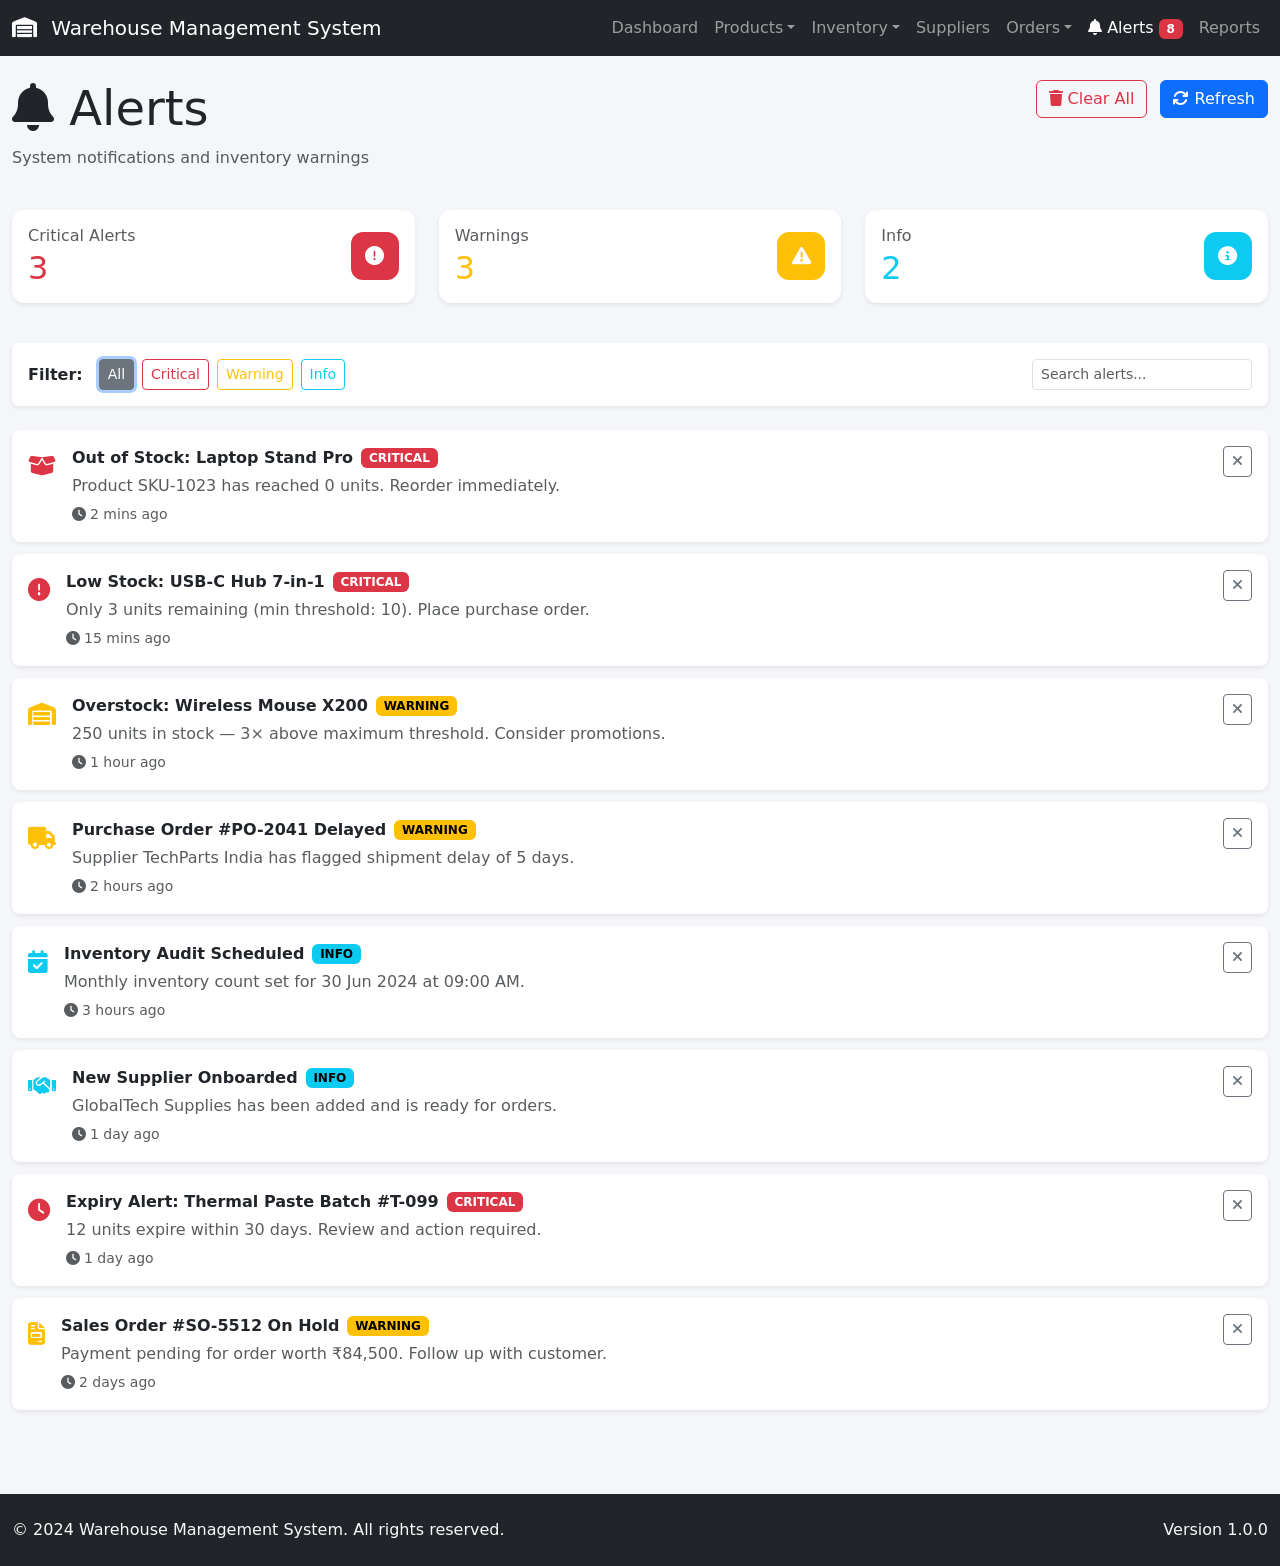
<file: WarehouseManagement-with-web/WarehouseManagement/target/classes/static/alerts.html>
<!DOCTYPE html>
<html lang="en">
<head>
  <meta charset="UTF-8" />
  <meta name="viewport" content="width=device-width, initial-scale=1.0" />
  <title>Alerts – Warehouse Management System</title>
  <link href="https://cdnjs.cloudflare.com/ajax/libs/bootstrap/5.3.0/css/bootstrap.min.css" rel="stylesheet" />
  <link href="https://cdnjs.cloudflare.com/ajax/libs/font-awesome/6.4.0/css/all.min.css" rel="stylesheet" />
  <style>
    body { background: #f4f6f9; }
    .navbar-brand i { margin-right: 8px; }
    .main-content { min-height: calc(100vh - 130px); }
    .alert-card { border-left: 4px solid; border-radius: 8px; margin-bottom: 12px; transition: box-shadow .2s; }
    .alert-card:hover { box-shadow: 0 4px 16px rgba(0,0,0,.12); }
    .alert-card.critical { border-left-color: #dc3545; }
    .alert-card.warning  { border-left-color: #ffc107; }
    .alert-card.info     { border-left-color: #0dcaf0; }
    .badge-critical { background:#dc3545; }
    .badge-warning  { background:#ffc107; color:#000; }
    .badge-info     { background:#0dcaf0; color:#000; }
    .filter-btn.active { box-shadow: 0 0 0 3px rgba(13,110,253,.35); }
    .empty-state { text-align:center; padding:60px 20px; color:#888; }
    .metric-icon { width:48px; height:48px; border-radius:12px; display:flex; align-items:center; justify-content:center; color:#fff; font-size:1.2rem; }
    .metric-card { border-radius:12px; }
  </style>
</head>
<body>
<nav class="navbar navbar-dark bg-dark navbar-expand-lg sticky-top">
  <div class="container-fluid">
    <a class="navbar-brand" href="index.html"><i class="fas fa-warehouse"></i> Warehouse Management System</a>
    <button class="navbar-toggler" type="button" data-bs-toggle="collapse" data-bs-target="#navbarNav"><span class="navbar-toggler-icon"></span></button>
    <div class="collapse navbar-collapse" id="navbarNav">
      <ul class="navbar-nav ms-auto">
        <li class="nav-item"><a class="nav-link" href="index.html">Dashboard</a></li>
        <li class="nav-item dropdown">
          <a class="nav-link dropdown-toggle" href="#" data-bs-toggle="dropdown">Products</a>
          <ul class="dropdown-menu">
            <li><a class="dropdown-item" href="products.html">All Products</a></li>
            <li><a class="dropdown-item" href="products.html?action=add">Add Product</a></li>
          </ul>
        </li>
        <li class="nav-item dropdown">
          <a class="nav-link dropdown-toggle" href="#" data-bs-toggle="dropdown">Inventory</a>
          <ul class="dropdown-menu">
            <li><a class="dropdown-item" href="inventory.html">Stock Levels</a></li>
            <li><a class="dropdown-item" href="inventory.html?view=low-stock">Low Stock</a></li>
            <li><a class="dropdown-item" href="inventory.html?view=overstock">Overstock</a></li>
          </ul>
        </li>
        <li class="nav-item"><a class="nav-link" href="suppliers.html">Suppliers</a></li>
        <li class="nav-item dropdown">
          <a class="nav-link dropdown-toggle" href="#" data-bs-toggle="dropdown">Orders</a>
          <ul class="dropdown-menu">
            <li><a class="dropdown-item" href="purchase-orders.html">Purchase Orders</a></li>
            <li><a class="dropdown-item" href="sales-orders.html">Sales Orders</a></li>
          </ul>
        </li>
        <li class="nav-item"><a class="nav-link active" href="alerts.html"><i class="fas fa-bell"></i> Alerts <span class="badge bg-danger" id="alertBadge">0</span></a></li>
        <li class="nav-item"><a class="nav-link" href="reports.html">Reports</a></li>
      </ul>
    </div>
  </div>
</nav>

<main class="main-content">
  <div class="container-fluid py-4">
    <div class="row mb-4">
      <div class="col-md-8">
        <h1 class="display-5"><i class="fas fa-bell"></i> Alerts</h1>
        <p class="text-muted">System notifications and inventory warnings</p>
      </div>
      <div class="col-md-4 text-end">
        <button class="btn btn-outline-danger me-2" onclick="clearAllAlerts()"><i class="fas fa-trash"></i> Clear All</button>
        <button class="btn btn-primary" onclick="refreshAlerts()"><i class="fas fa-sync"></i> Refresh</button>
      </div>
    </div>

    <!-- Summary Cards -->
    <div class="row mb-4">
      <div class="col-md-4 mb-3">
        <div class="card metric-card border-0 shadow-sm">
          <div class="card-body d-flex justify-content-between align-items-center">
            <div><h6 class="text-muted mb-1">Critical Alerts</h6><h2 class="mb-0 text-danger" id="criticalCount">0</h2></div>
            <div class="metric-icon bg-danger"><i class="fas fa-exclamation-circle"></i></div>
          </div>
        </div>
      </div>
      <div class="col-md-4 mb-3">
        <div class="card metric-card border-0 shadow-sm">
          <div class="card-body d-flex justify-content-between align-items-center">
            <div><h6 class="text-muted mb-1">Warnings</h6><h2 class="mb-0 text-warning" id="warningCount">0</h2></div>
            <div class="metric-icon bg-warning"><i class="fas fa-exclamation-triangle"></i></div>
          </div>
        </div>
      </div>
      <div class="col-md-4 mb-3">
        <div class="card metric-card border-0 shadow-sm">
          <div class="card-body d-flex justify-content-between align-items-center">
            <div><h6 class="text-muted mb-1">Info</h6><h2 class="mb-0 text-info" id="infoCount">0</h2></div>
            <div class="metric-icon bg-info"><i class="fas fa-info-circle"></i></div>
          </div>
        </div>
      </div>
    </div>

    <!-- Filters -->
    <div class="card border-0 shadow-sm mb-4">
      <div class="card-body d-flex gap-2 flex-wrap align-items-center">
        <span class="fw-semibold me-2">Filter:</span>
        <button class="btn btn-sm btn-outline-secondary filter-btn active" onclick="filterAlerts('all', this)">All</button>
        <button class="btn btn-sm btn-outline-danger filter-btn" onclick="filterAlerts('critical', this)">Critical</button>
        <button class="btn btn-sm btn-outline-warning filter-btn" onclick="filterAlerts('warning', this)">Warning</button>
        <button class="btn btn-sm btn-outline-info filter-btn" onclick="filterAlerts('info', this)">Info</button>
        <div class="ms-auto">
          <input type="text" class="form-control form-control-sm" id="alertSearch" placeholder="Search alerts..." oninput="searchAlerts(this.value)" style="width:220px;">
        </div>
      </div>
    </div>

    <!-- Alerts List -->
    <div id="alertsContainer"></div>
  </div>
</main>

<footer class="bg-dark text-light py-4 mt-5">
  <div class="container-fluid">
    <div class="row">
      <div class="col-md-6"><p class="mb-0">&copy; 2024 Warehouse Management System. All rights reserved.</p></div>
      <div class="col-md-6 text-end"><p class="mb-0">Version 1.0.0</p></div>
    </div>
  </div>
</footer>

<script src="https://cdnjs.cloudflare.com/ajax/libs/bootstrap/5.3.0/js/bootstrap.bundle.min.js"></script>
<script>
  const ALERTS_KEY = 'wms_alerts';
  let allAlerts = [];
  let currentFilter = 'all';

  const defaultAlerts = [
    { id:1, type:'critical', title:'Out of Stock: Laptop Stand Pro', message:'Product SKU-1023 has reached 0 units. Reorder immediately.', time:'2 mins ago', icon:'fas fa-box-open', dismissed:false },
    { id:2, type:'critical', title:'Low Stock: USB-C Hub 7-in-1', message:'Only 3 units remaining (min threshold: 10). Place purchase order.', time:'15 mins ago', icon:'fas fa-exclamation-circle', dismissed:false },
    { id:3, type:'warning', title:'Overstock: Wireless Mouse X200', message:'250 units in stock — 3× above maximum threshold. Consider promotions.', time:'1 hour ago', icon:'fas fa-warehouse', dismissed:false },
    { id:4, type:'warning', title:'Purchase Order #PO-2041 Delayed', message:'Supplier TechParts India has flagged shipment delay of 5 days.', time:'2 hours ago', icon:'fas fa-truck', dismissed:false },
    { id:5, type:'info', title:'Inventory Audit Scheduled', message:'Monthly inventory count set for 30 Jun 2024 at 09:00 AM.', time:'3 hours ago', icon:'fas fa-calendar-check', dismissed:false },
    { id:6, type:'info', title:'New Supplier Onboarded', message:'GlobalTech Supplies has been added and is ready for orders.', time:'1 day ago', icon:'fas fa-handshake', dismissed:false },
    { id:7, type:'critical', title:'Expiry Alert: Thermal Paste Batch #T-099', message:'12 units expire within 30 days. Review and action required.', time:'1 day ago', icon:'fas fa-clock', dismissed:false },
    { id:8, type:'warning', title:'Sales Order #SO-5512 On Hold', message:'Payment pending for order worth ₹84,500. Follow up with customer.', time:'2 days ago', icon:'fas fa-file-invoice', dismissed:false },
  ];

  function loadAlerts() {
    const saved = localStorage.getItem(ALERTS_KEY);
    allAlerts = saved ? JSON.parse(saved) : JSON.parse(JSON.stringify(defaultAlerts));
    renderAlerts();
    updateCounts();
    updateBadge();
  }

  function saveAlerts() { localStorage.setItem(ALERTS_KEY, JSON.stringify(allAlerts)); }

  function updateCounts() {
    const active = allAlerts.filter(a => !a.dismissed);
    document.getElementById('criticalCount').textContent = active.filter(a=>a.type==='critical').length;
    document.getElementById('warningCount').textContent  = active.filter(a=>a.type==='warning').length;
    document.getElementById('infoCount').textContent     = active.filter(a=>a.type==='info').length;
    document.getElementById('alertBadge').textContent    = active.length;
  }

  function updateBadge() {
    document.getElementById('alertBadge').textContent = allAlerts.filter(a=>!a.dismissed).length;
  }

  function renderAlerts(filter, search) {
    filter = filter || currentFilter;
    search = (search || '').toLowerCase();
    const container = document.getElementById('alertsContainer');
    let list = allAlerts.filter(a => !a.dismissed);
    if (filter !== 'all') list = list.filter(a => a.type === filter);
    if (search) list = list.filter(a => a.title.toLowerCase().includes(search) || a.message.toLowerCase().includes(search));

    if (!list.length) {
      container.innerHTML = `<div class="empty-state"><i class="fas fa-check-circle fa-3x text-success mb-3"></i><h5>No alerts here</h5><p>All clear! No active alerts match your filter.</p></div>`;
      return;
    }
    container.innerHTML = list.map(a => `
      <div class="card alert-card ${a.type} border-0 shadow-sm" id="alert-${a.id}">
        <div class="card-body d-flex align-items-start gap-3">
          <div class="mt-1" style="font-size:1.4rem;color:${a.type==='critical'?'#dc3545':a.type==='warning'?'#ffc107':'#0dcaf0'}">
            <i class="${a.icon}"></i>
          </div>
          <div class="flex-grow-1">
            <div class="d-flex align-items-center gap-2 mb-1">
              <strong>${a.title}</strong>
              <span class="badge badge-${a.type}">${a.type.toUpperCase()}</span>
            </div>
            <p class="mb-1 text-muted">${a.message}</p>
            <small class="text-muted"><i class="fas fa-clock me-1"></i>${a.time}</small>
          </div>
          <button class="btn btn-sm btn-outline-secondary" onclick="dismissAlert(${a.id})" title="Dismiss"><i class="fas fa-times"></i></button>
        </div>
      </div>
    `).join('');
  }

  function dismissAlert(id) {
    allAlerts = allAlerts.map(a => a.id===id ? {...a, dismissed:true} : a);
    saveAlerts(); renderAlerts(); updateCounts(); updateBadge();
  }

  function clearAllAlerts() {
    if (!confirm('Clear all active alerts?')) return;
    allAlerts = allAlerts.map(a => ({...a, dismissed:true}));
    saveAlerts(); renderAlerts(); updateCounts(); updateBadge();
  }

  function filterAlerts(type, btn) {
    currentFilter = type;
    document.querySelectorAll('.filter-btn').forEach(b => b.classList.remove('active'));
    btn.classList.add('active');
    renderAlerts(type);
  }

  function searchAlerts(val) { renderAlerts(currentFilter, val); }
  function refreshAlerts() { loadAlerts(); }

  loadAlerts();
</script>
</body>
</html>
</file>
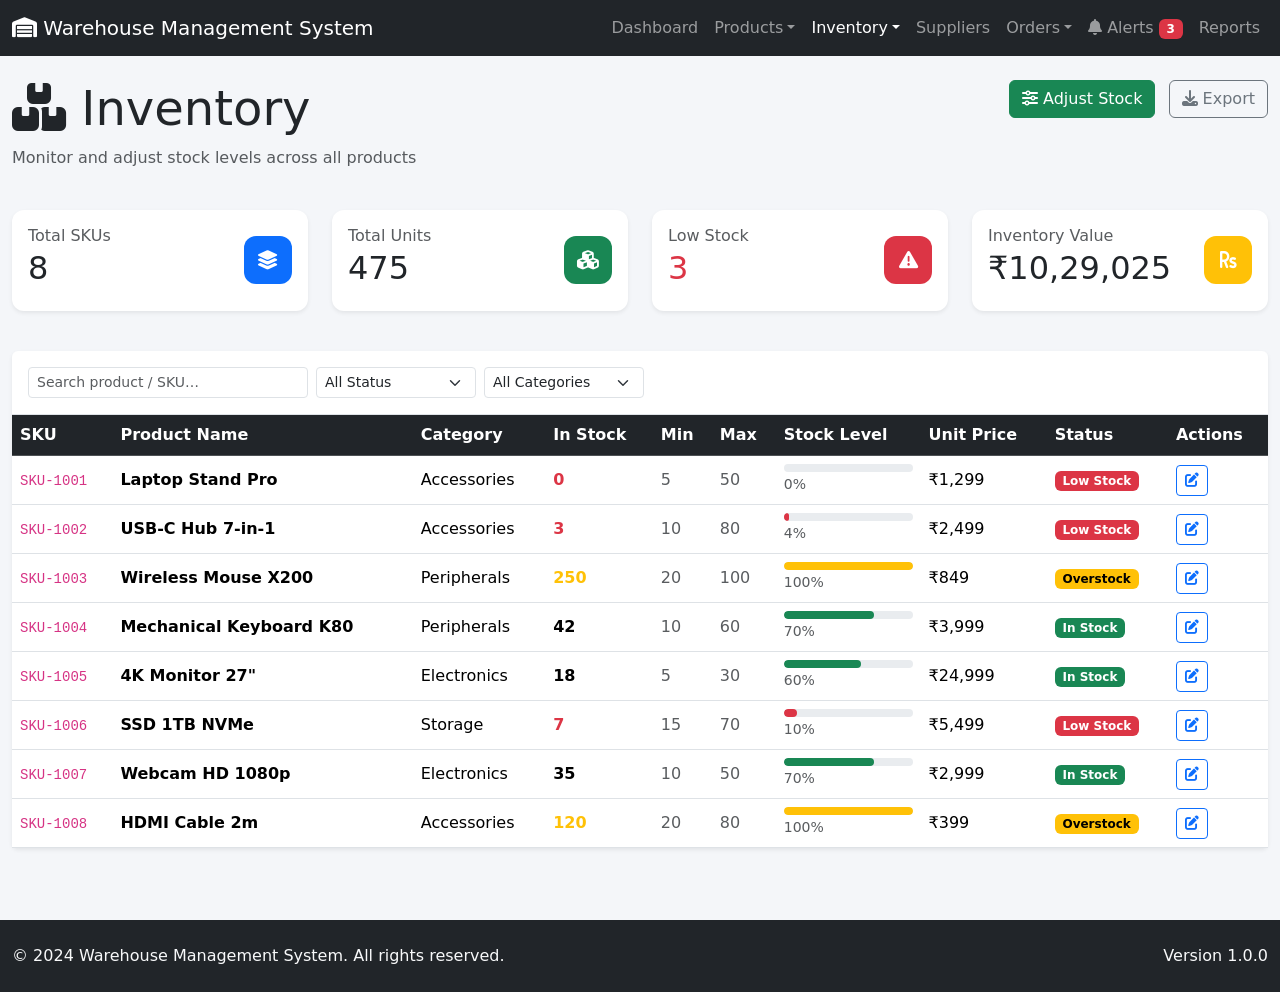
<file: WarehouseManagement-with-web/WarehouseManagement/target/classes/static/inventory.html>
<!DOCTYPE html>
<html lang="en">
<head>
  <meta charset="UTF-8" />
  <meta name="viewport" content="width=device-width, initial-scale=1.0" />
  <title>Inventory – Warehouse Management System</title>
  <link href="https://cdnjs.cloudflare.com/ajax/libs/bootstrap/5.3.0/css/bootstrap.min.css" rel="stylesheet" />
  <link href="https://cdnjs.cloudflare.com/ajax/libs/font-awesome/6.4.0/css/all.min.css" rel="stylesheet" />
  <style>
    body { background:#f4f6f9; }
    .main-content { min-height:calc(100vh - 130px); }
    .metric-card { border-radius:12px; }
    .metric-icon { width:48px; height:48px; border-radius:12px; display:flex; align-items:center; justify-content:center; color:#fff; font-size:1.2rem; }
    .stock-bar { height:8px; border-radius:4px; background:#e9ecef; overflow:hidden; }
    .stock-bar-fill { height:100%; border-radius:4px; transition:width .4s; }
    .table-hover tbody tr:hover { background:#f0f4ff; }
    .badge-low { background:#dc3545; }
    .badge-ok  { background:#198754; }
    .badge-over{ background:#ffc107; color:#000; }
    .search-box { max-width:280px; }
    .modal-header { background:#343a40; color:#fff; }
    .modal-header .btn-close { filter:invert(1); }
    .editable-row input { border:none; background:transparent; width:80px; }
    .editable-row input:focus { background:#fff; border:1px solid #86b7fe; border-radius:4px; outline:none; }
  </style>
</head>
<body>
<nav class="navbar navbar-dark bg-dark navbar-expand-lg sticky-top">
  <div class="container-fluid">
    <a class="navbar-brand" href="index.html"><i class="fas fa-warehouse"></i> Warehouse Management System</a>
    <button class="navbar-toggler" type="button" data-bs-toggle="collapse" data-bs-target="#navbarNav"><span class="navbar-toggler-icon"></span></button>
    <div class="collapse navbar-collapse" id="navbarNav">
      <ul class="navbar-nav ms-auto">
        <li class="nav-item"><a class="nav-link" href="index.html">Dashboard</a></li>
        <li class="nav-item dropdown">
          <a class="nav-link dropdown-toggle" href="#" data-bs-toggle="dropdown">Products</a>
          <ul class="dropdown-menu">
            <li><a class="dropdown-item" href="products.html">All Products</a></li>
            <li><a class="dropdown-item" href="products.html?action=add">Add Product</a></li>
          </ul>
        </li>
        <li class="nav-item dropdown">
          <a class="nav-link dropdown-toggle active" href="#" data-bs-toggle="dropdown">Inventory</a>
          <ul class="dropdown-menu">
            <li><a class="dropdown-item" href="inventory.html">Stock Levels</a></li>
            <li><a class="dropdown-item" href="inventory.html?view=low-stock">Low Stock</a></li>
            <li><a class="dropdown-item" href="inventory.html?view=overstock">Overstock</a></li>
          </ul>
        </li>
        <li class="nav-item"><a class="nav-link" href="suppliers.html">Suppliers</a></li>
        <li class="nav-item dropdown">
          <a class="nav-link dropdown-toggle" href="#" data-bs-toggle="dropdown">Orders</a>
          <ul class="dropdown-menu">
            <li><a class="dropdown-item" href="purchase-orders.html">Purchase Orders</a></li>
            <li><a class="dropdown-item" href="sales-orders.html">Sales Orders</a></li>
          </ul>
        </li>
        <li class="nav-item"><a class="nav-link" href="alerts.html"><i class="fas fa-bell"></i> Alerts <span class="badge bg-danger">3</span></a></li>
        <li class="nav-item"><a class="nav-link" href="reports.html">Reports</a></li>
      </ul>
    </div>
  </div>
</nav>

<main class="main-content">
  <div class="container-fluid py-4">
    <div class="row mb-4">
      <div class="col-md-8">
        <h1 class="display-5"><i class="fas fa-boxes"></i> Inventory</h1>
        <p class="text-muted">Monitor and adjust stock levels across all products</p>
      </div>
      <div class="col-md-4 text-end">
        <button class="btn btn-success" onclick="openAdjustModal()"><i class="fas fa-sliders-h"></i> Adjust Stock</button>
        <button class="btn btn-outline-secondary ms-2" onclick="exportCSV()"><i class="fas fa-download"></i> Export</button>
      </div>
    </div>

    <!-- Summary -->
    <div class="row mb-4">
      <div class="col-md-3 mb-3">
        <div class="card metric-card border-0 shadow-sm">
          <div class="card-body d-flex justify-content-between align-items-center">
            <div><h6 class="text-muted mb-1">Total SKUs</h6><h2 id="totalSKU">0</h2></div>
            <div class="metric-icon bg-primary"><i class="fas fa-layer-group"></i></div>
          </div>
        </div>
      </div>
      <div class="col-md-3 mb-3">
        <div class="card metric-card border-0 shadow-sm">
          <div class="card-body d-flex justify-content-between align-items-center">
            <div><h6 class="text-muted mb-1">Total Units</h6><h2 id="totalUnits">0</h2></div>
            <div class="metric-icon bg-success"><i class="fas fa-cubes"></i></div>
          </div>
        </div>
      </div>
      <div class="col-md-3 mb-3">
        <div class="card metric-card border-0 shadow-sm">
          <div class="card-body d-flex justify-content-between align-items-center">
            <div><h6 class="text-muted mb-1">Low Stock</h6><h2 class="text-danger" id="lowStockCount">0</h2></div>
            <div class="metric-icon bg-danger"><i class="fas fa-exclamation-triangle"></i></div>
          </div>
        </div>
      </div>
      <div class="col-md-3 mb-3">
        <div class="card metric-card border-0 shadow-sm">
          <div class="card-body d-flex justify-content-between align-items-center">
            <div><h6 class="text-muted mb-1">Inventory Value</h6><h2 id="invValue">₹0</h2></div>
            <div class="metric-icon bg-warning"><i class="fas fa-rupee-sign"></i></div>
          </div>
        </div>
      </div>
    </div>

    <!-- Filters + Table -->
    <div class="card border-0 shadow-sm">
      <div class="card-body border-bottom d-flex flex-wrap gap-2 align-items-center">
        <input type="text" class="form-control form-control-sm search-box" id="invSearch" placeholder="Search product / SKU…" oninput="renderTable()">
        <select class="form-select form-select-sm" id="statusFilter" onchange="renderTable()" style="max-width:160px;">
          <option value="all">All Status</option>
          <option value="low">Low Stock</option>
          <option value="ok">In Stock</option>
          <option value="over">Overstock</option>
        </select>
        <select class="form-select form-select-sm" id="catFilter" onchange="renderTable()" style="max-width:160px;">
          <option value="all">All Categories</option>
          <option>Electronics</option>
          <option>Accessories</option>
          <option>Storage</option>
          <option>Peripherals</option>
        </select>
      </div>
      <div class="table-responsive">
        <table class="table table-hover align-middle mb-0">
          <thead class="table-dark">
            <tr>
              <th>SKU</th><th>Product Name</th><th>Category</th>
              <th>In Stock</th><th>Min</th><th>Max</th><th>Stock Level</th>
              <th>Unit Price</th><th>Status</th><th>Actions</th>
            </tr>
          </thead>
          <tbody id="invTableBody"></tbody>
        </table>
      </div>
    </div>
  </div>
</main>

<!-- Adjust Stock Modal -->
<div class="modal fade" id="adjustModal" tabindex="-1">
  <div class="modal-dialog">
    <div class="modal-content">
      <div class="modal-header"><h5 class="modal-title">Adjust Stock</h5><button type="button" class="btn-close" data-bs-dismiss="modal"></button></div>
      <div class="modal-body">
        <div class="mb-3">
          <label class="form-label">Product</label>
          <select class="form-select" id="adjProduct"></select>
        </div>
        <div class="mb-3">
          <label class="form-label">Adjustment Type</label>
          <select class="form-select" id="adjType">
            <option value="add">Add Stock</option>
            <option value="remove">Remove Stock</option>
            <option value="set">Set Exact Quantity</option>
          </select>
        </div>
        <div class="mb-3">
          <label class="form-label">Quantity</label>
          <input type="number" class="form-control" id="adjQty" min="0" value="0">
        </div>
        <div class="mb-3">
          <label class="form-label">Reason</label>
          <input type="text" class="form-control" id="adjReason" placeholder="e.g. Received shipment, Damaged goods…">
        </div>
      </div>
      <div class="modal-footer">
        <button type="button" class="btn btn-secondary" data-bs-dismiss="modal">Cancel</button>
        <button type="button" class="btn btn-primary" onclick="applyAdjust()">Apply Adjustment</button>
      </div>
    </div>
  </div>
</div>

<footer class="bg-dark text-light py-4 mt-5">
  <div class="container-fluid">
    <div class="row">
      <div class="col-md-6"><p class="mb-0">&copy; 2024 Warehouse Management System. All rights reserved.</p></div>
      <div class="col-md-6 text-end"><p class="mb-0">Version 1.0.0</p></div>
    </div>
  </div>
</footer>

<script src="https://cdnjs.cloudflare.com/ajax/libs/bootstrap/5.3.0/js/bootstrap.bundle.min.js"></script>
<script>
const INV_KEY = 'wms_inventory';
let inventory = JSON.parse(localStorage.getItem(INV_KEY)) || [
  {sku:'SKU-1001',name:'Laptop Stand Pro',category:'Accessories',stock:0,min:5,max:50,price:1299},
  {sku:'SKU-1002',name:'USB-C Hub 7-in-1',category:'Accessories',stock:3,min:10,max:80,price:2499},
  {sku:'SKU-1003',name:'Wireless Mouse X200',category:'Peripherals',stock:250,min:20,max:100,price:849},
  {sku:'SKU-1004',name:'Mechanical Keyboard K80',category:'Peripherals',stock:42,min:10,max:60,price:3999},
  {sku:'SKU-1005',name:'4K Monitor 27"',category:'Electronics',stock:18,min:5,max:30,price:24999},
  {sku:'SKU-1006',name:'SSD 1TB NVMe',category:'Storage',stock:7,min:15,max:70,price:5499},
  {sku:'SKU-1007',name:'Webcam HD 1080p',category:'Electronics',stock:35,min:10,max:50,price:2999},
  {sku:'SKU-1008',name:'HDMI Cable 2m',category:'Accessories',stock:120,min:20,max:80,price:399},
];
function save() { localStorage.setItem(INV_KEY, JSON.stringify(inventory)); }

function getStatus(item) {
  if (item.stock === 0 || item.stock < item.min) return 'low';
  if (item.stock > item.max) return 'over';
  return 'ok';
}
function statusBadge(s) {
  if (s==='low')  return '<span class="badge badge-low">Low Stock</span>';
  if (s==='over') return '<span class="badge badge-over">Overstock</span>';
  return '<span class="badge badge-ok">In Stock</span>';
}

function updateSummary() {
  document.getElementById('totalSKU').textContent = inventory.length;
  document.getElementById('totalUnits').textContent = inventory.reduce((s,i)=>s+i.stock,0).toLocaleString();
  document.getElementById('lowStockCount').textContent = inventory.filter(i=>getStatus(i)==='low').length;
  document.getElementById('invValue').textContent = '₹'+inventory.reduce((s,i)=>s+i.stock*i.price,0).toLocaleString('en-IN');
}

function renderTable() {
  const q = document.getElementById('invSearch').value.toLowerCase();
  const sf = document.getElementById('statusFilter').value;
  const cf = document.getElementById('catFilter').value;
  let list = inventory.filter(i => {
    const s = getStatus(i);
    return (!q || i.name.toLowerCase().includes(q) || i.sku.toLowerCase().includes(q))
        && (sf==='all' || s===sf)
        && (cf==='all' || i.category===cf);
  });
  document.getElementById('invTableBody').innerHTML = list.map(i => {
    const s = getStatus(i);
    const pct = Math.min(100, i.max ? Math.round(i.stock/i.max*100) : 0);
    const barColor = s==='low'?'#dc3545':s==='over'?'#ffc107':'#198754';
    return `<tr>
      <td><code>${i.sku}</code></td>
      <td><strong>${i.name}</strong></td>
      <td>${i.category}</td>
      <td class="fw-bold ${s==='low'?'text-danger':s==='over'?'text-warning':''}">${i.stock}</td>
      <td class="text-muted">${i.min}</td>
      <td class="text-muted">${i.max}</td>
      <td style="min-width:120px">
        <div class="stock-bar"><div class="stock-bar-fill" style="width:${pct}%;background:${barColor}"></div></div>
        <small class="text-muted">${pct}%</small>
      </td>
      <td>₹${i.price.toLocaleString('en-IN')}</td>
      <td>${statusBadge(s)}</td>
      <td>
        <button class="btn btn-sm btn-outline-primary" onclick="quickAdjust('${i.sku}')"><i class="fas fa-edit"></i></button>
      </td>
    </tr>`;
  }).join('') || '<tr><td colspan="10" class="text-center text-muted py-4">No items match your filter.</td></tr>';
  updateSummary();
}

function openAdjustModal(sku) {
  const sel = document.getElementById('adjProduct');
  sel.innerHTML = inventory.map(i=>`<option value="${i.sku}" ${i.sku===sku?'selected':''}>${i.name} (${i.sku})</option>`).join('');
  new bootstrap.Modal(document.getElementById('adjustModal')).show();
}
function quickAdjust(sku) { openAdjustModal(sku); }

function applyAdjust() {
  const sku = document.getElementById('adjProduct').value;
  const type = document.getElementById('adjType').value;
  const qty  = parseInt(document.getElementById('adjQty').value)||0;
  const item = inventory.find(i=>i.sku===sku);
  if (!item) return;
  if (type==='add')    item.stock = Math.max(0, item.stock + qty);
  else if (type==='remove') item.stock = Math.max(0, item.stock - qty);
  else item.stock = Math.max(0, qty);
  save(); renderTable();
  bootstrap.Modal.getInstance(document.getElementById('adjustModal')).hide();
  alert('Stock adjusted successfully!');
}

function exportCSV() {
  const rows = [['SKU','Name','Category','Stock','Min','Max','Price','Status'],...inventory.map(i=>[i.sku,i.name,i.category,i.stock,i.min,i.max,i.price,getStatus(i)])];
  const csv = rows.map(r=>r.join(',')).join('\n');
  const a = document.createElement('a'); a.href='data:text/csv,'+encodeURIComponent(csv); a.download='inventory.csv'; a.click();
}

// Handle URL params
const params = new URLSearchParams(location.search);
if (params.get('view')==='low-stock') { setTimeout(()=>{ document.getElementById('statusFilter').value='low'; renderTable(); },100); }
if (params.get('view')==='overstock')  { setTimeout(()=>{ document.getElementById('statusFilter').value='over'; renderTable(); },100); }

renderTable();
</script>
</body>
</html>
</file>
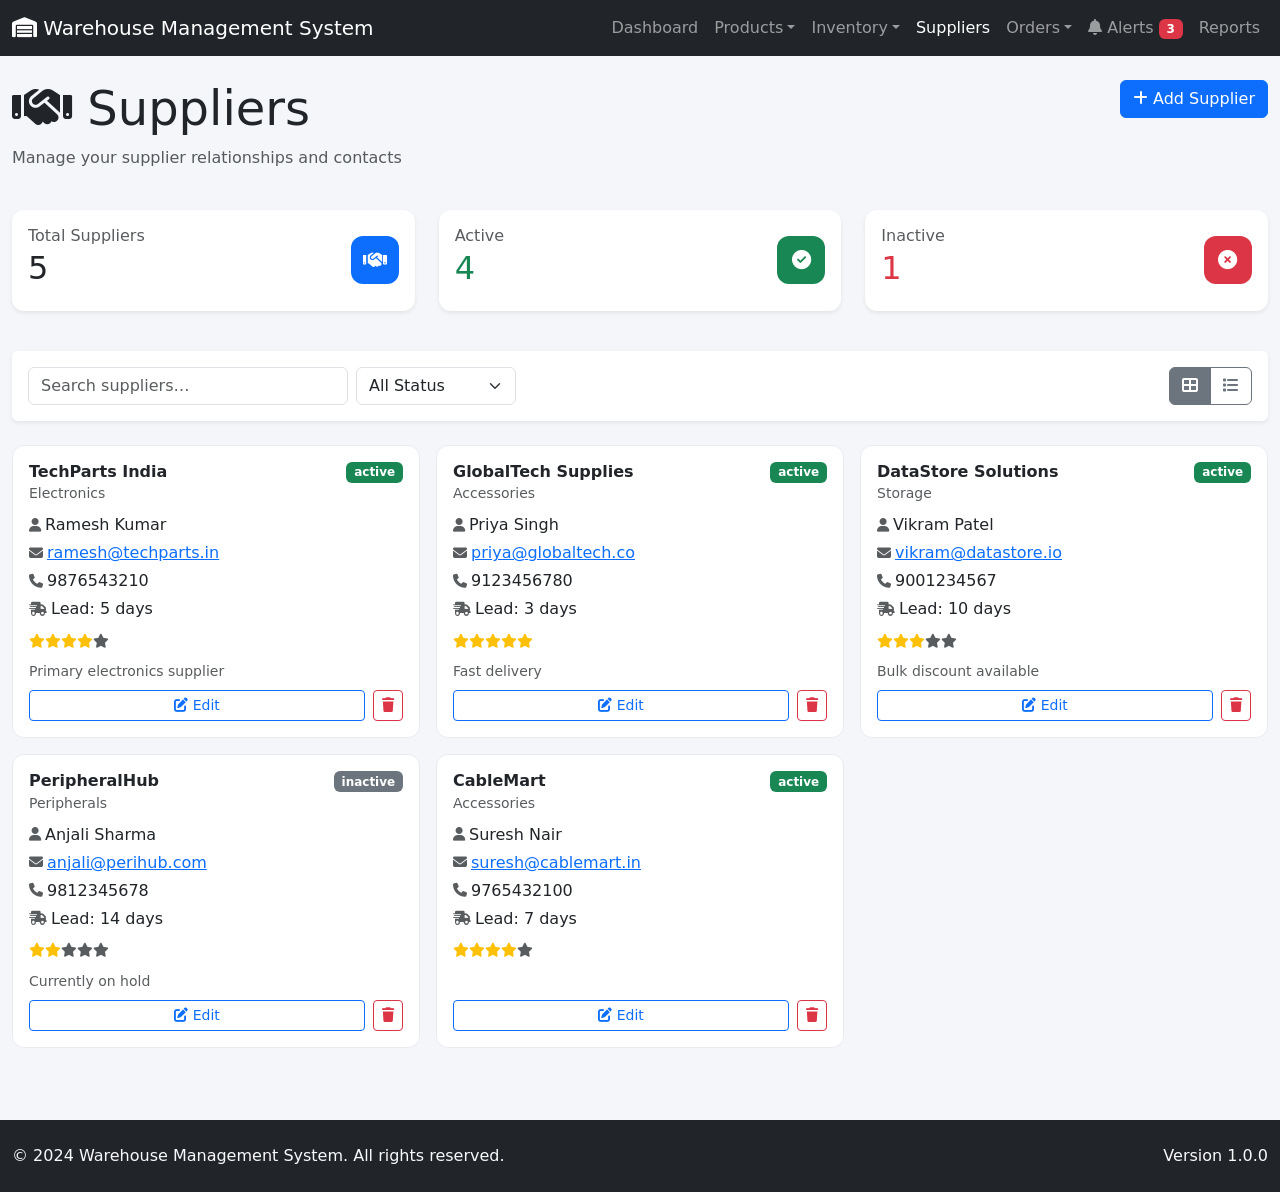
<file: WarehouseManagement-with-web/WarehouseManagement/target/classes/static/purchase-orders.html>
<!DOCTYPE html>
<html lang="en">
<head>
  <meta charset="UTF-8" />
  <meta name="viewport" content="width=device-width, initial-scale=1.0" />
  <title>Suppliers – Warehouse Management System</title>
  <link href="https://cdnjs.cloudflare.com/ajax/libs/bootstrap/5.3.0/css/bootstrap.min.css" rel="stylesheet" />
  <link href="https://cdnjs.cloudflare.com/ajax/libs/font-awesome/6.4.0/css/all.min.css" rel="stylesheet" />
  <style>
    body { background:#f4f6f9; }
    .main-content { min-height:calc(100vh - 130px); }
    .metric-card { border-radius:12px; }
    .metric-icon { width:48px; height:48px; border-radius:12px; display:flex; align-items:center; justify-content:center; color:#fff; font-size:1.2rem; }
    .supplier-card { border-radius:12px; transition:.2s; border:1px solid #e9ecef; }
    .supplier-card:hover { box-shadow:0 6px 20px rgba(0,0,0,.1); transform:translateY(-2px); }
    .rating-stars { color:#ffc107; }
    .modal-header { background:#343a40; color:#fff; }
    .modal-header .btn-close { filter:invert(1); }
    .status-active { color:#198754; }
    .status-inactive { color:#dc3545; }
  </style>
</head>
<body>
<nav class="navbar navbar-dark bg-dark navbar-expand-lg sticky-top">
  <div class="container-fluid">
    <a class="navbar-brand" href="index.html"><i class="fas fa-warehouse"></i> Warehouse Management System</a>
    <button class="navbar-toggler" type="button" data-bs-toggle="collapse" data-bs-target="#navbarNav"><span class="navbar-toggler-icon"></span></button>
    <div class="collapse navbar-collapse" id="navbarNav">
      <ul class="navbar-nav ms-auto">
        <li class="nav-item"><a class="nav-link" href="index.html">Dashboard</a></li>
        <li class="nav-item dropdown">
          <a class="nav-link dropdown-toggle" href="#" data-bs-toggle="dropdown">Products</a>
          <ul class="dropdown-menu">
            <li><a class="dropdown-item" href="products.html">All Products</a></li>
            <li><a class="dropdown-item" href="products.html?action=add">Add Product</a></li>
          </ul>
        </li>
        <li class="nav-item dropdown">
          <a class="nav-link dropdown-toggle" href="#" data-bs-toggle="dropdown">Inventory</a>
          <ul class="dropdown-menu">
            <li><a class="dropdown-item" href="inventory.html">Stock Levels</a></li>
            <li><a class="dropdown-item" href="inventory.html?view=low-stock">Low Stock</a></li>
            <li><a class="dropdown-item" href="inventory.html?view=overstock">Overstock</a></li>
          </ul>
        </li>
        <li class="nav-item"><a class="nav-link active" href="suppliers.html">Suppliers</a></li>
        <li class="nav-item dropdown">
          <a class="nav-link dropdown-toggle" href="#" data-bs-toggle="dropdown">Orders</a>
          <ul class="dropdown-menu">
            <li><a class="dropdown-item" href="purchase-orders.html">Purchase Orders</a></li>
            <li><a class="dropdown-item" href="sales-orders.html">Sales Orders</a></li>
          </ul>
        </li>
        <li class="nav-item"><a class="nav-link" href="alerts.html"><i class="fas fa-bell"></i> Alerts <span class="badge bg-danger">3</span></a></li>
        <li class="nav-item"><a class="nav-link" href="reports.html">Reports</a></li>
      </ul>
    </div>
  </div>
</nav>

<main class="main-content">
  <div class="container-fluid py-4">
    <div class="row mb-4">
      <div class="col-md-8">
        <h1 class="display-5"><i class="fas fa-handshake"></i> Suppliers</h1>
        <p class="text-muted">Manage your supplier relationships and contacts</p>
      </div>
      <div class="col-md-4 text-end">
        <button class="btn btn-primary" onclick="openModal()"><i class="fas fa-plus"></i> Add Supplier</button>
      </div>
    </div>

    <!-- Summary -->
    <div class="row mb-4">
      <div class="col-md-4 mb-3">
        <div class="card metric-card border-0 shadow-sm">
          <div class="card-body d-flex justify-content-between align-items-center">
            <div><h6 class="text-muted mb-1">Total Suppliers</h6><h2 id="totalSup">0</h2></div>
            <div class="metric-icon bg-primary"><i class="fas fa-handshake"></i></div>
          </div>
        </div>
      </div>
      <div class="col-md-4 mb-3">
        <div class="card metric-card border-0 shadow-sm">
          <div class="card-body d-flex justify-content-between align-items-center">
            <div><h6 class="text-muted mb-1">Active</h6><h2 class="text-success" id="activeSup">0</h2></div>
            <div class="metric-icon bg-success"><i class="fas fa-check-circle"></i></div>
          </div>
        </div>
      </div>
      <div class="col-md-4 mb-3">
        <div class="card metric-card border-0 shadow-sm">
          <div class="card-body d-flex justify-content-between align-items-center">
            <div><h6 class="text-muted mb-1">Inactive</h6><h2 class="text-danger" id="inactiveSup">0</h2></div>
            <div class="metric-icon bg-danger"><i class="fas fa-times-circle"></i></div>
          </div>
        </div>
      </div>
    </div>

    <!-- Search -->
    <div class="card border-0 shadow-sm mb-4">
      <div class="card-body d-flex gap-2 align-items-center">
        <input type="text" class="form-control" id="supSearch" placeholder="Search suppliers…" oninput="renderSuppliers()" style="max-width:320px;">
        <select class="form-select" id="supStatusFilter" onchange="renderSuppliers()" style="max-width:160px;">
          <option value="all">All Status</option>
          <option value="active">Active</option>
          <option value="inactive">Inactive</option>
        </select>
        <div class="ms-auto">
          <div class="btn-group" id="viewToggle">
            <button class="btn btn-outline-secondary active" onclick="setView('cards',this)"><i class="fas fa-th-large"></i></button>
            <button class="btn btn-outline-secondary" onclick="setView('table',this)"><i class="fas fa-list"></i></button>
          </div>
        </div>
      </div>
    </div>

    <div id="suppliersView"></div>
  </div>
</main>

<!-- Add/Edit Supplier Modal -->
<div class="modal fade" id="supModal" tabindex="-1">
  <div class="modal-dialog modal-lg">
    <div class="modal-content">
      <div class="modal-header"><h5 class="modal-title" id="supModalTitle">Add Supplier</h5><button type="button" class="btn-close" data-bs-dismiss="modal"></button></div>
      <div class="modal-body">
        <input type="hidden" id="supId">
        <div class="row g-3">
          <div class="col-md-6"><label class="form-label">Company Name *</label><input type="text" class="form-control" id="supName"></div>
          <div class="col-md-6"><label class="form-label">Contact Person *</label><input type="text" class="form-control" id="supContact"></div>
          <div class="col-md-6"><label class="form-label">Email *</label><input type="email" class="form-control" id="supEmail"></div>
          <div class="col-md-6"><label class="form-label">Phone</label><input type="text" class="form-control" id="supPhone"></div>
          <div class="col-md-6"><label class="form-label">Category</label>
            <select class="form-select" id="supCat">
              <option>Electronics</option><option>Accessories</option><option>Storage</option><option>Peripherals</option><option>General</option>
            </select>
          </div>
          <div class="col-md-6"><label class="form-label">Status</label>
            <select class="form-select" id="supStatus"><option value="active">Active</option><option value="inactive">Inactive</option></select>
          </div>
          <div class="col-md-6"><label class="form-label">Rating (1-5)</label><input type="number" class="form-control" id="supRating" min="1" max="5" value="3"></div>
          <div class="col-md-6"><label class="form-label">Lead Time (days)</label><input type="number" class="form-control" id="supLead" min="1" value="7"></div>
          <div class="col-12"><label class="form-label">Address</label><input type="text" class="form-control" id="supAddress"></div>
          <div class="col-12"><label class="form-label">Notes</label><textarea class="form-control" id="supNotes" rows="2"></textarea></div>
        </div>
      </div>
      <div class="modal-footer">
        <button type="button" class="btn btn-secondary" data-bs-dismiss="modal">Cancel</button>
        <button type="button" class="btn btn-primary" onclick="saveSupplier()">Save Supplier</button>
      </div>
    </div>
  </div>
</div>

<footer class="bg-dark text-light py-4 mt-5">
  <div class="container-fluid">
    <div class="row">
      <div class="col-md-6"><p class="mb-0">&copy; 2024 Warehouse Management System. All rights reserved.</p></div>
      <div class="col-md-6 text-end"><p class="mb-0">Version 1.0.0</p></div>
    </div>
  </div>
</footer>

<script src="https://cdnjs.cloudflare.com/ajax/libs/bootstrap/5.3.0/js/bootstrap.bundle.min.js"></script>
<script>
const SUP_KEY = 'wms_suppliers';
let view = 'cards';
let suppliers = JSON.parse(localStorage.getItem(SUP_KEY)) || [
  {id:1,name:'TechParts India',contact:'Ramesh Kumar',email:'ramesh@techparts.in',phone:'9876543210',category:'Electronics',status:'active',rating:4,lead:5,address:'Industrial Area, Noida, UP',notes:'Primary electronics supplier'},
  {id:2,name:'GlobalTech Supplies',contact:'Priya Singh',email:'priya@globaltech.co',phone:'9123456780',category:'Accessories',status:'active',rating:5,lead:3,address:'MIDC, Pune, Maharashtra',notes:'Fast delivery'},
  {id:3,name:'DataStore Solutions',contact:'Vikram Patel',email:'vikram@datastore.io',phone:'9001234567',category:'Storage',status:'active',rating:3,lead:10,address:'Electronic City, Bengaluru, KA',notes:'Bulk discount available'},
  {id:4,name:'PeripheralHub',contact:'Anjali Sharma',email:'anjali@perihub.com',phone:'9812345678',category:'Peripherals',status:'inactive',rating:2,lead:14,address:'Okhla, New Delhi',notes:'Currently on hold'},
  {id:5,name:'CableMart',contact:'Suresh Nair',email:'suresh@cablemart.in',phone:'9765432100',category:'Accessories',status:'active',rating:4,lead:7,address:'Thane, Maharashtra',notes:''},
];
let nextId = suppliers.length ? Math.max(...suppliers.map(s=>s.id))+1 : 1;
function save() { localStorage.setItem(SUP_KEY, JSON.stringify(suppliers)); }

function stars(n) { return [...Array(5)].map((_,i)=>`<i class="fas fa-star ${i<n?'text-warning':'text-muted'} fa-sm"></i>`).join(''); }

function getFiltered() {
  const q = document.getElementById('supSearch').value.toLowerCase();
  const sf = document.getElementById('supStatusFilter').value;
  return suppliers.filter(s =>
    (sf==='all' || s.status===sf) &&
    (!q || s.name.toLowerCase().includes(q) || s.contact.toLowerCase().includes(q) || s.email.toLowerCase().includes(q))
  );
}

function updateSummary() {
  document.getElementById('totalSup').textContent = suppliers.length;
  document.getElementById('activeSup').textContent = suppliers.filter(s=>s.status==='active').length;
  document.getElementById('inactiveSup').textContent = suppliers.filter(s=>s.status==='inactive').length;
}

function renderSuppliers() {
  const list = getFiltered();
  updateSummary();
  const el = document.getElementById('suppliersView');
  if (!list.length) { el.innerHTML='<div class="text-center py-5 text-muted"><i class="fas fa-search fa-3x mb-3"></i><p>No suppliers found.</p></div>'; return; }

  if (view === 'cards') {
    el.innerHTML = `<div class="row g-3">${list.map(s=>`
      <div class="col-md-4">
        <div class="card supplier-card p-3 bg-white h-100">
          <div class="d-flex justify-content-between align-items-start mb-2">
            <div>
              <h6 class="mb-0 fw-bold">${s.name}</h6>
              <small class="text-muted">${s.category}</small>
            </div>
            <span class="badge ${s.status==='active'?'bg-success':'bg-secondary'}">${s.status}</span>
          </div>
          <p class="mb-1"><i class="fas fa-user fa-sm text-muted me-1"></i>${s.contact}</p>
          <p class="mb-1"><i class="fas fa-envelope fa-sm text-muted me-1"></i><a href="mailto:${s.email}">${s.email}</a></p>
          <p class="mb-1"><i class="fas fa-phone fa-sm text-muted me-1"></i>${s.phone}</p>
          <p class="mb-2"><i class="fas fa-shipping-fast fa-sm text-muted me-1"></i>Lead: ${s.lead} days</p>
          <div class="mb-2">${stars(s.rating)}</div>
          ${s.notes ? `<p class="text-muted small mb-2">${s.notes}</p>` : ''}
          <div class="mt-auto d-flex gap-2">
            <button class="btn btn-sm btn-outline-primary flex-grow-1" onclick="editSupplier(${s.id})"><i class="fas fa-edit"></i> Edit</button>
            <button class="btn btn-sm btn-outline-danger" onclick="deleteSupplier(${s.id})"><i class="fas fa-trash"></i></button>
          </div>
        </div>
      </div>`).join('')}</div>`;
  } else {
    el.innerHTML = `<div class="card border-0 shadow-sm"><div class="table-responsive"><table class="table table-hover align-middle mb-0">
      <thead class="table-dark"><tr><th>Company</th><th>Contact</th><th>Email</th><th>Phone</th><th>Category</th><th>Lead Days</th><th>Rating</th><th>Status</th><th>Actions</th></tr></thead>
      <tbody>${list.map(s=>`<tr>
        <td><strong>${s.name}</strong></td>
        <td>${s.contact}</td>
        <td><a href="mailto:${s.email}">${s.email}</a></td>
        <td>${s.phone}</td>
        <td>${s.category}</td>
        <td>${s.lead}</td>
        <td>${stars(s.rating)}</td>
        <td><span class="badge ${s.status==='active'?'bg-success':'bg-secondary'}">${s.status}</span></td>
        <td>
          <button class="btn btn-sm btn-outline-primary me-1" onclick="editSupplier(${s.id})"><i class="fas fa-edit"></i></button>
          <button class="btn btn-sm btn-outline-danger" onclick="deleteSupplier(${s.id})"><i class="fas fa-trash"></i></button>
        </td>
      </tr>`).join('')}</tbody>
    </table></div></div>`;
  }
}

function setView(v, btn) {
  view = v;
  document.querySelectorAll('#viewToggle .btn').forEach(b=>b.classList.remove('active'));
  btn.classList.add('active');
  renderSuppliers();
}

function openModal(sup) {
  document.getElementById('supId').value = sup ? sup.id : '';
  document.getElementById('supModalTitle').textContent = sup ? 'Edit Supplier' : 'Add Supplier';
  ['name','contact','email','phone','cat','status','rating','lead','address','notes'].forEach(f => {
    const el = document.getElementById('sup'+f.charAt(0).toUpperCase()+f.slice(1));
    if (el) el.value = sup ? (sup[f]||'') : (f==='rating'?3:f==='lead'?7:'');
  });
  new bootstrap.Modal(document.getElementById('supModal')).show();
}
function editSupplier(id) { openModal(suppliers.find(s=>s.id===id)); }

function saveSupplier() {
  const id = parseInt(document.getElementById('supId').value)||0;
  const data = {
    name:document.getElementById('supName').value.trim(),
    contact:document.getElementById('supContact').value.trim(),
    email:document.getElementById('supEmail').value.trim(),
    phone:document.getElementById('supPhone').value.trim(),
    category:document.getElementById('supCat').value,
    status:document.getElementById('supStatus').value,
    rating:parseInt(document.getElementById('supRating').value)||3,
    lead:parseInt(document.getElementById('supLead').value)||7,
    address:document.getElementById('supAddress').value.trim(),
    notes:document.getElementById('supNotes').value.trim(),
  };
  if (!data.name||!data.contact||!data.email) { alert('Name, contact, and email are required.'); return; }
  if (id) { suppliers = suppliers.map(s=>s.id===id?{...s,...data}:s); }
  else { suppliers.push({id:nextId++,...data}); }
  save(); renderSuppliers();
  bootstrap.Modal.getInstance(document.getElementById('supModal')).hide();
}

function deleteSupplier(id) {
  if (!confirm('Delete this supplier?')) return;
  suppliers = suppliers.filter(s=>s.id!==id);
  save(); renderSuppliers();
}

renderSuppliers();
</script>
</body>
</html>
</file>
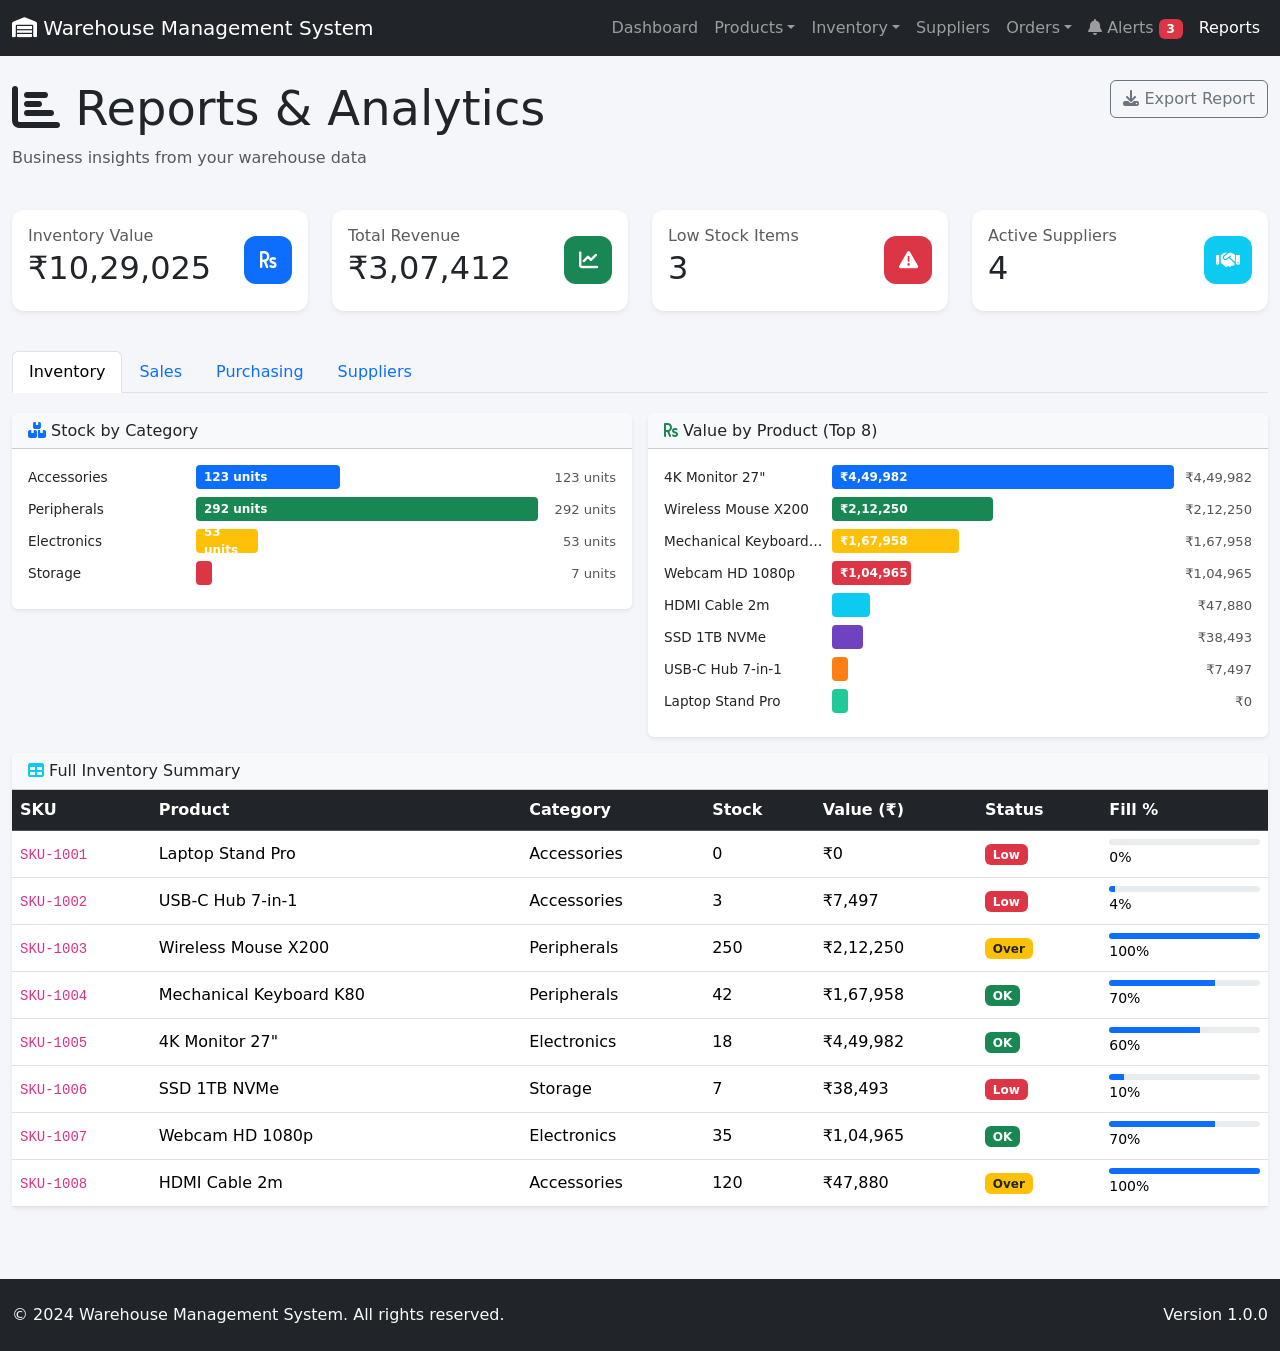
<file: WarehouseManagement-with-web/WarehouseManagement/target/classes/static/reports.html>
<!DOCTYPE html>
<html lang="en">
<head>
  <meta charset="UTF-8" />
  <meta name="viewport" content="width=device-width, initial-scale=1.0" />
  <title>Reports – Warehouse Management System</title>
  <link href="https://cdnjs.cloudflare.com/ajax/libs/bootstrap/5.3.0/css/bootstrap.min.css" rel="stylesheet" />
  <link href="https://cdnjs.cloudflare.com/ajax/libs/font-awesome/6.4.0/css/all.min.css" rel="stylesheet" />
  <style>
    body { background:#f4f6f9; }
    .main-content { min-height:calc(100vh - 130px); }
    .metric-card { border-radius:12px; }
    .metric-icon { width:48px;height:48px;border-radius:12px;display:flex;align-items:center;justify-content:center;color:#fff;font-size:1.2rem; }
    .report-card { border-radius:12px; transition:.2s; cursor:pointer; }
    .report-card:hover { box-shadow:0 6px 20px rgba(0,0,0,.12); transform:translateY(-2px); }
    .chart-bar-wrap { display:flex; align-items:center; gap:8px; margin-bottom:8px; }
    .chart-bar { height:24px; border-radius:4px; min-width:4px; transition:width .6s; display:flex; align-items:center; padding:0 8px; color:#fff; font-size:.75rem; font-weight:600; }
    .chart-label { width:160px; font-size:.85rem; white-space:nowrap; overflow:hidden; text-overflow:ellipsis; }
    .chart-val { font-size:.82rem; color:#555; min-width:70px; text-align:right; }
    .progress-thin { height:6px; border-radius:3px; }
    .modal-header { background:#343a40;color:#fff; }
    .modal-header .btn-close { filter:invert(1); }
    .tab-content { padding-top:20px; }
  </style>
</head>
<body>
<nav class="navbar navbar-dark bg-dark navbar-expand-lg sticky-top">
  <div class="container-fluid">
    <a class="navbar-brand" href="index.html"><i class="fas fa-warehouse"></i> Warehouse Management System</a>
    <button class="navbar-toggler" type="button" data-bs-toggle="collapse" data-bs-target="#navbarNav"><span class="navbar-toggler-icon"></span></button>
    <div class="collapse navbar-collapse" id="navbarNav">
      <ul class="navbar-nav ms-auto">
        <li class="nav-item"><a class="nav-link" href="index.html">Dashboard</a></li>
        <li class="nav-item dropdown">
          <a class="nav-link dropdown-toggle" href="#" data-bs-toggle="dropdown">Products</a>
          <ul class="dropdown-menu">
            <li><a class="dropdown-item" href="products.html">All Products</a></li>
            <li><a class="dropdown-item" href="products.html?action=add">Add Product</a></li>
          </ul>
        </li>
        <li class="nav-item dropdown">
          <a class="nav-link dropdown-toggle" href="#" data-bs-toggle="dropdown">Inventory</a>
          <ul class="dropdown-menu">
            <li><a class="dropdown-item" href="inventory.html">Stock Levels</a></li>
            <li><a class="dropdown-item" href="inventory.html?view=low-stock">Low Stock</a></li>
            <li><a class="dropdown-item" href="inventory.html?view=overstock">Overstock</a></li>
          </ul>
        </li>
        <li class="nav-item"><a class="nav-link" href="suppliers.html">Suppliers</a></li>
        <li class="nav-item dropdown">
          <a class="nav-link dropdown-toggle" href="#" data-bs-toggle="dropdown">Orders</a>
          <ul class="dropdown-menu">
            <li><a class="dropdown-item" href="purchase-orders.html">Purchase Orders</a></li>
            <li><a class="dropdown-item" href="sales-orders.html">Sales Orders</a></li>
          </ul>
        </li>
        <li class="nav-item"><a class="nav-link" href="alerts.html"><i class="fas fa-bell"></i> Alerts <span class="badge bg-danger">3</span></a></li>
        <li class="nav-item"><a class="nav-link active" href="reports.html">Reports</a></li>
      </ul>
    </div>
  </div>
</nav>

<main class="main-content">
  <div class="container-fluid py-4">
    <div class="row mb-4">
      <div class="col-md-8">
        <h1 class="display-5"><i class="fas fa-chart-bar"></i> Reports &amp; Analytics</h1>
        <p class="text-muted">Business insights from your warehouse data</p>
      </div>
      <div class="col-md-4 text-end">
        <button class="btn btn-outline-secondary" onclick="exportAllCSV()"><i class="fas fa-download"></i> Export Report</button>
      </div>
    </div>

    <!-- KPI Cards -->
    <div class="row mb-4" id="kpiRow"></div>

    <!-- Tabs -->
    <ul class="nav nav-tabs mb-0" id="reportTabs">
      <li class="nav-item"><button class="nav-link active" data-bs-toggle="tab" data-bs-target="#inventoryTab">Inventory</button></li>
      <li class="nav-item"><button class="nav-link" data-bs-toggle="tab" data-bs-target="#salesTab">Sales</button></li>
      <li class="nav-item"><button class="nav-link" data-bs-toggle="tab" data-bs-target="#purchaseTab">Purchasing</button></li>
      <li class="nav-item"><button class="nav-link" data-bs-toggle="tab" data-bs-target="#supplierTab">Suppliers</button></li>
    </ul>

    <div class="tab-content">
      <!-- Inventory Tab -->
      <div class="tab-pane fade show active" id="inventoryTab">
        <div class="row g-3">
          <div class="col-lg-6">
            <div class="card border-0 shadow-sm">
              <div class="card-header bg-light"><h6 class="mb-0"><i class="fas fa-boxes text-primary"></i> Stock by Category</h6></div>
              <div class="card-body" id="stockByCat"></div>
            </div>
          </div>
          <div class="col-lg-6">
            <div class="card border-0 shadow-sm">
              <div class="card-header bg-light"><h6 class="mb-0"><i class="fas fa-rupee-sign text-success"></i> Value by Product (Top 8)</h6></div>
              <div class="card-body" id="valueByProduct"></div>
            </div>
          </div>
          <div class="col-12">
            <div class="card border-0 shadow-sm">
              <div class="card-header bg-light"><h6 class="mb-0"><i class="fas fa-table text-info"></i> Full Inventory Summary</h6></div>
              <div class="table-responsive">
                <table class="table align-middle mb-0">
                  <thead class="table-dark"><tr><th>SKU</th><th>Product</th><th>Category</th><th>Stock</th><th>Value (₹)</th><th>Status</th><th>Fill %</th></tr></thead>
                  <tbody id="invSummaryTable"></tbody>
                </table>
              </div>
            </div>
          </div>
        </div>
      </div>

      <!-- Sales Tab -->
      <div class="tab-pane fade" id="salesTab">
        <div class="row g-3">
          <div class="col-lg-6">
            <div class="card border-0 shadow-sm">
              <div class="card-header bg-light"><h6 class="mb-0"><i class="fas fa-chart-pie text-info"></i> Orders by Status</h6></div>
              <div class="card-body" id="soByStatus"></div>
            </div>
          </div>
          <div class="col-lg-6">
            <div class="card border-0 shadow-sm">
              <div class="card-header bg-light"><h6 class="mb-0"><i class="fas fa-users text-primary"></i> Top Customers by Revenue</h6></div>
              <div class="card-body" id="topCustomers"></div>
            </div>
          </div>
          <div class="col-12">
            <div class="card border-0 shadow-sm">
              <div class="card-header bg-light"><h6 class="mb-0"><i class="fas fa-list text-warning"></i> Recent Sales Orders</h6></div>
              <div class="table-responsive">
                <table class="table align-middle mb-0">
                  <thead class="table-dark"><tr><th>SO#</th><th>Customer</th><th>Date</th><th>Items</th><th>Total</th><th>Status</th></tr></thead>
                  <tbody id="soTable"></tbody>
                </table>
              </div>
            </div>
          </div>
        </div>
      </div>

      <!-- Purchase Tab -->
      <div class="tab-pane fade" id="purchaseTab">
        <div class="row g-3">
          <div class="col-lg-6">
            <div class="card border-0 shadow-sm">
              <div class="card-header bg-light"><h6 class="mb-0"><i class="fas fa-chart-bar text-success"></i> POs by Status</h6></div>
              <div class="card-body" id="poByStatus"></div>
            </div>
          </div>
          <div class="col-lg-6">
            <div class="card border-0 shadow-sm">
              <div class="card-header bg-light"><h6 class="mb-0"><i class="fas fa-truck text-warning"></i> Spend by Supplier</h6></div>
              <div class="card-body" id="spendBySupplier"></div>
            </div>
          </div>
          <div class="col-12">
            <div class="card border-0 shadow-sm">
              <div class="card-header bg-light"><h6 class="mb-0">Recent Purchase Orders</h6></div>
              <div class="table-responsive">
                <table class="table align-middle mb-0">
                  <thead class="table-dark"><tr><th>PO#</th><th>Supplier</th><th>Date</th><th>Items</th><th>Total</th><th>Status</th></tr></thead>
                  <tbody id="poTable"></tbody>
                </table>
              </div>
            </div>
          </div>
        </div>
      </div>

      <!-- Supplier Tab -->
      <div class="tab-pane fade" id="supplierTab">
        <div class="row g-3">
          <div class="col-lg-6">
            <div class="card border-0 shadow-sm">
              <div class="card-header bg-light"><h6 class="mb-0"><i class="fas fa-star text-warning"></i> Supplier Ratings</h6></div>
              <div class="card-body" id="supRatings"></div>
            </div>
          </div>
          <div class="col-lg-6">
            <div class="card border-0 shadow-sm">
              <div class="card-header bg-light"><h6 class="mb-0"><i class="fas fa-shipping-fast text-info"></i> Lead Times</h6></div>
              <div class="card-body" id="supLeadTimes"></div>
            </div>
          </div>
        </div>
      </div>
    </div>
  </div>
</main>

<footer class="bg-dark text-light py-4 mt-5">
  <div class="container-fluid">
    <div class="row">
      <div class="col-md-6"><p class="mb-0">&copy; 2024 Warehouse Management System. All rights reserved.</p></div>
      <div class="col-md-6 text-end"><p class="mb-0">Version 1.0.0</p></div>
    </div>
  </div>
</footer>

<script src="https://cdnjs.cloudflare.com/ajax/libs/bootstrap/5.3.0/js/bootstrap.bundle.min.js"></script>
<script>
// Load data from localStorage (falls back to defaults)
const inventory = JSON.parse(localStorage.getItem('wms_inventory')) || [
  {sku:'SKU-1001',name:'Laptop Stand Pro',category:'Accessories',stock:0,min:5,max:50,price:1299},
  {sku:'SKU-1002',name:'USB-C Hub 7-in-1',category:'Accessories',stock:3,min:10,max:80,price:2499},
  {sku:'SKU-1003',name:'Wireless Mouse X200',category:'Peripherals',stock:250,min:20,max:100,price:849},
  {sku:'SKU-1004',name:'Mechanical Keyboard K80',category:'Peripherals',stock:42,min:10,max:60,price:3999},
  {sku:'SKU-1005',name:'4K Monitor 27"',category:'Electronics',stock:18,min:5,max:30,price:24999},
  {sku:'SKU-1006',name:'SSD 1TB NVMe',category:'Storage',stock:7,min:15,max:70,price:5499},
  {sku:'SKU-1007',name:'Webcam HD 1080p',category:'Electronics',stock:35,min:10,max:50,price:2999},
  {sku:'SKU-1008',name:'HDMI Cable 2m',category:'Accessories',stock:120,min:20,max:80,price:399},
];
const salesOrders = JSON.parse(localStorage.getItem('wms_sales_orders')) || [
  {id:'SO-5508',customer:'Aditya Technolab',date:'2024-06-05',status:'delivered',items:[{qty:5,price:4499},{qty:5,price:999}]},
  {id:'SO-5509',customer:'PixelCraft Studios',date:'2024-06-08',status:'shipped',items:[{qty:3,price:26999}]},
  {id:'SO-5510',customer:'DigiNest Solutions',date:'2024-06-10',status:'processing',items:[{qty:20,price:2699},{qty:20,price:449}]},
  {id:'SO-5511',customer:'FutureTech Corp',date:'2024-06-12',status:'new',items:[{qty:10,price:3199}]},
  {id:'SO-5512',customer:'Bright Innovations',date:'2024-06-14',status:'on-hold',items:[{qty:15,price:5999}]},
  {id:'SO-5513',customer:'Synapse Networks',date:'2024-06-16',status:'cancelled',items:[{qty:10,price:1399}]},
];
const purchaseOrders = JSON.parse(localStorage.getItem('wms_purchase_orders')) || [
  {id:'PO-2038',supplier:'TechParts India',date:'2024-06-01',status:'received',items:[{qty:50,price:900},{qty:80,price:1800}]},
  {id:'PO-2039',supplier:'GlobalTech Supplies',date:'2024-06-08',status:'approved',items:[{qty:30,price:2200}]},
  {id:'PO-2040',supplier:'DataStore Solutions',date:'2024-06-12',status:'pending',items:[{qty:40,price:4200}]},
  {id:'PO-2041',supplier:'TechParts India',date:'2024-06-15',status:'pending',items:[{qty:10,price:20000}]},
  {id:'PO-2042',supplier:'CableMart',date:'2024-06-18',status:'cancelled',items:[{qty:100,price:300}]},
];
const suppliers = JSON.parse(localStorage.getItem('wms_suppliers')) || [
  {name:'TechParts India',rating:4,lead:5,status:'active'},
  {name:'GlobalTech Supplies',rating:5,lead:3,status:'active'},
  {name:'DataStore Solutions',rating:3,lead:10,status:'active'},
  {name:'PeripheralHub',rating:2,lead:14,status:'inactive'},
  {name:'CableMart',rating:4,lead:7,status:'active'},
];

const totalOf = items => items.reduce((s,i)=>s+i.qty*i.price,0);
const fmt = n => '₹'+n.toLocaleString('en-IN');
const COLORS = ['#0d6efd','#198754','#ffc107','#dc3545','#0dcaf0','#6f42c1','#fd7e14','#20c997'];

function bar(label, val, max, color, valStr) {
  const pct = max ? Math.round(val/max*100) : 0;
  return `<div class="chart-bar-wrap">
    <div class="chart-label" title="${label}">${label}</div>
    <div style="flex:1"><div class="chart-bar" style="width:${Math.max(pct,3)}%;background:${color}">${pct>15?valStr:''}</div></div>
    <div class="chart-val">${valStr}</div>
  </div>`;
}

function statusBadge(s) {
  const map={pending:'bg-warning text-dark',approved:'bg-primary',received:'bg-success',cancelled:'bg-secondary',new:'bg-primary',processing:'bg-warning text-dark',shipped:'bg-info text-dark',delivered:'bg-success','on-hold':'bg-danger'};
  return `<span class="badge ${map[s]||'bg-secondary'}">${s}</span>`;
}

function renderKPI() {
  const invVal = inventory.reduce((s,i)=>s+i.stock*i.price,0);
  const revenue = salesOrders.reduce((s,o)=>s+totalOf(o.items),0);
  const lowStock = inventory.filter(i=>i.stock<i.min).length;
  const kpis=[
    {label:'Inventory Value',val:fmt(invVal),icon:'fa-rupee-sign',bg:'bg-primary'},
    {label:'Total Revenue',val:fmt(revenue),icon:'fa-chart-line',bg:'bg-success'},
    {label:'Low Stock Items',val:lowStock,icon:'fa-exclamation-triangle',bg:'bg-danger'},
    {label:'Active Suppliers',val:suppliers.filter(s=>s.status==='active').length,icon:'fa-handshake',bg:'bg-info'},
  ];
  document.getElementById('kpiRow').innerHTML = kpis.map(k=>`
    <div class="col-md-3 mb-3">
      <div class="card metric-card border-0 shadow-sm">
        <div class="card-body d-flex justify-content-between align-items-center">
          <div><h6 class="text-muted mb-1">${k.label}</h6><h2>${k.val}</h2></div>
          <div class="metric-icon ${k.bg}"><i class="fas ${k.icon}"></i></div>
        </div>
      </div>
    </div>`).join('');
}

function renderInventoryTab() {
  // By category
  const cats = {};
  inventory.forEach(i=>{ cats[i.category]=(cats[i.category]||0)+i.stock; });
  const maxCat = Math.max(...Object.values(cats));
  document.getElementById('stockByCat').innerHTML = Object.entries(cats).map(([c,v],i)=>bar(c,v,maxCat,COLORS[i],`${v} units`)).join('');

  // By value
  const sorted = [...inventory].sort((a,b)=>b.stock*b.price-a.stock*a.price).slice(0,8);
  const maxVal = sorted[0]?sorted[0].stock*sorted[0].price:1;
  document.getElementById('valueByProduct').innerHTML = sorted.map((i,idx)=>bar(i.name,i.stock*i.price,maxVal,COLORS[idx],fmt(i.stock*i.price))).join('');

  // Table
  document.getElementById('invSummaryTable').innerHTML = inventory.map(i=>{
    const s=i.stock<i.min?'<span class="badge bg-danger">Low</span>':i.stock>i.max?'<span class="badge bg-warning text-dark">Over</span>':'<span class="badge bg-success">OK</span>';
    const pct=i.max?Math.min(100,Math.round(i.stock/i.max*100)):0;
    return `<tr><td><code>${i.sku}</code></td><td>${i.name}</td><td>${i.category}</td><td>${i.stock}</td><td>${fmt(i.stock*i.price)}</td><td>${s}</td>
      <td style="min-width:100px"><div class="progress progress-thin"><div class="progress-bar" style="width:${pct}%"></div></div><small>${pct}%</small></td></tr>`;
  }).join('');
}

function renderSalesTab() {
  const statuses=['new','processing','shipped','delivered','on-hold','cancelled'];
  const counts={}; statuses.forEach(s=>counts[s]=0);
  salesOrders.forEach(o=>counts[o.status]=(counts[o.status]||0)+1);
  const maxSO=Math.max(...Object.values(counts));
  document.getElementById('soByStatus').innerHTML=statuses.map((s,i)=>bar(s,counts[s],maxSO,COLORS[i],`${counts[s]} orders`)).join('');

  // Top customers
  const custRev={};
  salesOrders.forEach(o=>custRev[o.customer]=(custRev[o.customer]||0)+totalOf(o.items));
  const top=Object.entries(custRev).sort((a,b)=>b[1]-a[1]).slice(0,6);
  const maxRev=top[0]?top[0][1]:1;
  document.getElementById('topCustomers').innerHTML=top.map(([c,v],i)=>bar(c,v,maxRev,COLORS[i],fmt(v))).join('');

  // Table
  document.getElementById('soTable').innerHTML=salesOrders.slice(0,8).map(o=>`
    <tr><td>${o.id}</td><td>${o.customer}</td><td>${o.date}</td><td>${o.items.length}</td><td>${fmt(totalOf(o.items))}</td><td>${statusBadge(o.status)}</td></tr>`).join('');
}

function renderPurchaseTab() {
  const statuses=['pending','approved','received','cancelled'];
  const counts={}; statuses.forEach(s=>counts[s]=0);
  purchaseOrders.forEach(o=>counts[o.status]=(counts[o.status]||0)+1);
  const maxPO=Math.max(...Object.values(counts));
  document.getElementById('poByStatus').innerHTML=statuses.map((s,i)=>bar(s,counts[s],maxPO,COLORS[i],`${counts[s]} orders`)).join('');

  // Spend by supplier
  const spend={}; purchaseOrders.forEach(o=>spend[o.supplier]=(spend[o.supplier]||0)+totalOf(o.items));
  const tops=Object.entries(spend).sort((a,b)=>b[1]-a[1]);
  const maxSpend=tops[0]?tops[0][1]:1;
  document.getElementById('spendBySupplier').innerHTML=tops.map(([s,v],i)=>bar(s,v,maxSpend,COLORS[i],fmt(v))).join('');

  document.getElementById('poTable').innerHTML=purchaseOrders.slice(0,8).map(o=>`
    <tr><td>${o.id}</td><td>${o.supplier}</td><td>${o.date}</td><td>${o.items.length}</td><td>${fmt(totalOf(o.items))}</td><td>${statusBadge(o.status)}</td></tr>`).join('');
}

function renderSupplierTab() {
  const maxRating=5;
  document.getElementById('supRatings').innerHTML=suppliers.map((s,i)=>bar(s.name,s.rating,maxRating,COLORS[i],`${s.rating}/5 ⭐`)).join('');
  const maxLead=Math.max(...suppliers.map(s=>s.lead));
  document.getElementById('supLeadTimes').innerHTML=suppliers.map((s,i)=>bar(s.name,s.lead,maxLead,COLORS[i],`${s.lead} days`)).join('');
}

function exportAllCSV() {
  const rows=[['Report Type','Key','Value'],
    ...inventory.map(i=>['Inventory',i.name,i.stock*i.price]),
    ...salesOrders.map(o=>['Sales Order',o.id,totalOf(o.items)]),
    ...purchaseOrders.map(o=>['Purchase Order',o.id,totalOf(o.items)]),
  ];
  const csv=rows.map(r=>r.join(',')).join('\n');
  const a=document.createElement('a');a.href='data:text/csv,'+encodeURIComponent(csv);a.download='wms-report.csv';a.click();
}

renderKPI();
renderInventoryTab();
renderSalesTab();
renderPurchaseTab();
renderSupplierTab();
</script>
</body>
</html>
</file>
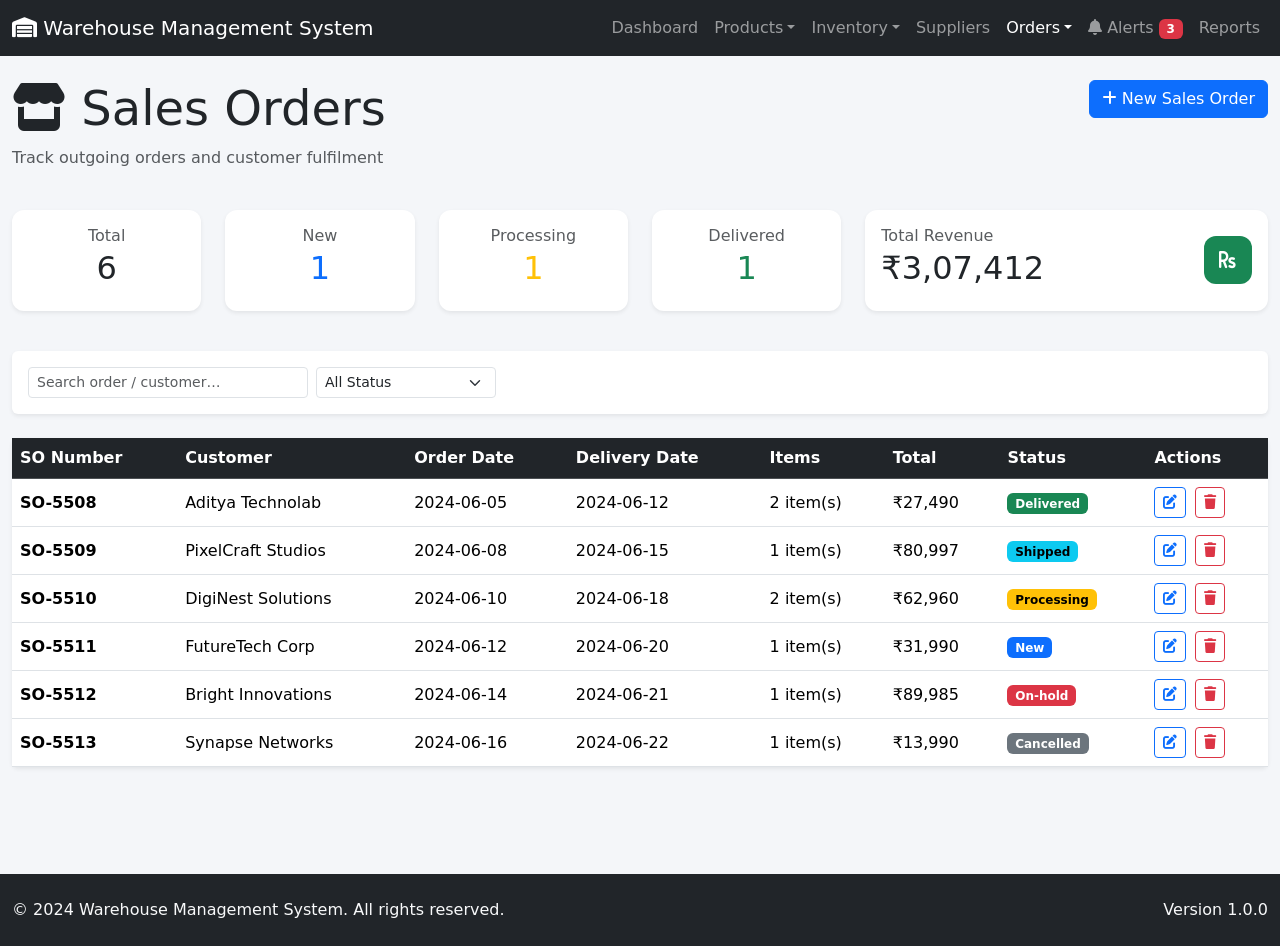
<file: WarehouseManagement-with-web/WarehouseManagement/target/classes/static/sales-orders.html>
<!DOCTYPE html>
<html lang="en">
<head>
  <meta charset="UTF-8" />
  <meta name="viewport" content="width=device-width, initial-scale=1.0" />
  <title>Sales Orders – Warehouse Management System</title>
  <link href="https://cdnjs.cloudflare.com/ajax/libs/bootstrap/5.3.0/css/bootstrap.min.css" rel="stylesheet" />
  <link href="https://cdnjs.cloudflare.com/ajax/libs/font-awesome/6.4.0/css/all.min.css" rel="stylesheet" />
  <style>
    body { background:#f4f6f9; }
    .main-content { min-height:calc(100vh - 130px); }
    .metric-card { border-radius:12px; }
    .metric-icon { width:48px;height:48px;border-radius:12px;display:flex;align-items:center;justify-content:center;color:#fff;font-size:1.2rem; }
    .badge-new       { background:#0d6efd; }
    .badge-processing{ background:#ffc107;color:#000; }
    .badge-shipped   { background:#0dcaf0;color:#000; }
    .badge-delivered { background:#198754; }
    .badge-cancelled { background:#6c757d; }
    .badge-on-hold   { background:#dc3545; }
    .modal-header { background:#343a40;color:#fff; }
    .modal-header .btn-close { filter:invert(1); }
    .order-row { cursor:pointer; }
    .order-row:hover { background:#f0f4ff; }
  </style>
</head>
<body>
<nav class="navbar navbar-dark bg-dark navbar-expand-lg sticky-top">
  <div class="container-fluid">
    <a class="navbar-brand" href="index.html"><i class="fas fa-warehouse"></i> Warehouse Management System</a>
    <button class="navbar-toggler" type="button" data-bs-toggle="collapse" data-bs-target="#navbarNav"><span class="navbar-toggler-icon"></span></button>
    <div class="collapse navbar-collapse" id="navbarNav">
      <ul class="navbar-nav ms-auto">
        <li class="nav-item"><a class="nav-link" href="index.html">Dashboard</a></li>
        <li class="nav-item dropdown">
          <a class="nav-link dropdown-toggle" href="#" data-bs-toggle="dropdown">Products</a>
          <ul class="dropdown-menu">
            <li><a class="dropdown-item" href="products.html">All Products</a></li>
            <li><a class="dropdown-item" href="products.html?action=add">Add Product</a></li>
          </ul>
        </li>
        <li class="nav-item dropdown">
          <a class="nav-link dropdown-toggle" href="#" data-bs-toggle="dropdown">Inventory</a>
          <ul class="dropdown-menu">
            <li><a class="dropdown-item" href="inventory.html">Stock Levels</a></li>
            <li><a class="dropdown-item" href="inventory.html?view=low-stock">Low Stock</a></li>
            <li><a class="dropdown-item" href="inventory.html?view=overstock">Overstock</a></li>
          </ul>
        </li>
        <li class="nav-item"><a class="nav-link" href="suppliers.html">Suppliers</a></li>
        <li class="nav-item dropdown">
          <a class="nav-link dropdown-toggle active" href="#" data-bs-toggle="dropdown">Orders</a>
          <ul class="dropdown-menu">
            <li><a class="dropdown-item" href="purchase-orders.html">Purchase Orders</a></li>
            <li><a class="dropdown-item" href="sales-orders.html">Sales Orders</a></li>
          </ul>
        </li>
        <li class="nav-item"><a class="nav-link" href="alerts.html"><i class="fas fa-bell"></i> Alerts <span class="badge bg-danger">3</span></a></li>
        <li class="nav-item"><a class="nav-link" href="reports.html">Reports</a></li>
      </ul>
    </div>
  </div>
</nav>

<main class="main-content">
  <div class="container-fluid py-4">
    <div class="row mb-4">
      <div class="col-md-8">
        <h1 class="display-5"><i class="fas fa-store"></i> Sales Orders</h1>
        <p class="text-muted">Track outgoing orders and customer fulfilment</p>
      </div>
      <div class="col-md-4 text-end">
        <button class="btn btn-primary" onclick="openSOModal()"><i class="fas fa-plus"></i> New Sales Order</button>
      </div>
    </div>

    <!-- Summary -->
    <div class="row mb-4">
      <div class="col-md-2 mb-3">
        <div class="card metric-card border-0 shadow-sm">
          <div class="card-body text-center"><h6 class="text-muted mb-1">Total</h6><h2 id="totalSO">0</h2></div>
        </div>
      </div>
      <div class="col-md-2 mb-3">
        <div class="card metric-card border-0 shadow-sm">
          <div class="card-body text-center"><h6 class="text-muted mb-1">New</h6><h2 class="text-primary" id="newSO">0</h2></div>
        </div>
      </div>
      <div class="col-md-2 mb-3">
        <div class="card metric-card border-0 shadow-sm">
          <div class="card-body text-center"><h6 class="text-muted mb-1">Processing</h6><h2 class="text-warning" id="processingSO">0</h2></div>
        </div>
      </div>
      <div class="col-md-2 mb-3">
        <div class="card metric-card border-0 shadow-sm">
          <div class="card-body text-center"><h6 class="text-muted mb-1">Delivered</h6><h2 class="text-success" id="deliveredSO">0</h2></div>
        </div>
      </div>
      <div class="col-md-4 mb-3">
        <div class="card metric-card border-0 shadow-sm">
          <div class="card-body d-flex justify-content-between align-items-center">
            <div><h6 class="text-muted mb-1">Total Revenue</h6><h2 id="totalRevenue">₹0</h2></div>
            <div class="metric-icon bg-success"><i class="fas fa-rupee-sign"></i></div>
          </div>
        </div>
      </div>
    </div>

    <!-- Filters -->
    <div class="card border-0 shadow-sm mb-4">
      <div class="card-body d-flex gap-2 flex-wrap">
        <input type="text" class="form-control form-control-sm" id="soSearch" placeholder="Search order / customer…" oninput="renderSOs()" style="max-width:280px;">
        <select class="form-select form-select-sm" id="soStatusFilter" onchange="renderSOs()" style="max-width:180px;">
          <option value="all">All Status</option>
          <option value="new">New</option>
          <option value="processing">Processing</option>
          <option value="shipped">Shipped</option>
          <option value="delivered">Delivered</option>
          <option value="on-hold">On Hold</option>
          <option value="cancelled">Cancelled</option>
        </select>
      </div>
    </div>

    <!-- Table -->
    <div class="card border-0 shadow-sm">
      <div class="table-responsive">
        <table class="table table-hover align-middle mb-0">
          <thead class="table-dark">
            <tr><th>SO Number</th><th>Customer</th><th>Order Date</th><th>Delivery Date</th><th>Items</th><th>Total</th><th>Status</th><th>Actions</th></tr>
          </thead>
          <tbody id="soTableBody"></tbody>
        </table>
      </div>
    </div>
  </div>
</main>

<!-- SO Modal -->
<div class="modal fade" id="soModal" tabindex="-1">
  <div class="modal-dialog modal-xl">
    <div class="modal-content">
      <div class="modal-header"><h5 class="modal-title" id="soModalTitle">New Sales Order</h5><button type="button" class="btn-close" data-bs-dismiss="modal"></button></div>
      <div class="modal-body">
        <input type="hidden" id="soEditId">
        <div class="row g-3 mb-3">
          <div class="col-md-4"><label class="form-label">Customer Name *</label><input type="text" class="form-control" id="soCustomer"></div>
          <div class="col-md-4"><label class="form-label">Customer Email</label><input type="email" class="form-control" id="soEmail"></div>
          <div class="col-md-4"><label class="form-label">Phone</label><input type="text" class="form-control" id="soPhone"></div>
          <div class="col-md-4"><label class="form-label">Order Date</label><input type="date" class="form-control" id="soDate"></div>
          <div class="col-md-4"><label class="form-label">Delivery Date</label><input type="date" class="form-control" id="soDelivery"></div>
          <div class="col-md-4"><label class="form-label">Status</label>
            <select class="form-select" id="soStatus">
              <option value="new">New</option><option value="processing">Processing</option>
              <option value="shipped">Shipped</option><option value="delivered">Delivered</option>
              <option value="on-hold">On Hold</option><option value="cancelled">Cancelled</option>
            </select>
          </div>
          <div class="col-12"><label class="form-label">Delivery Address</label><input type="text" class="form-control" id="soAddress"></div>
          <div class="col-12"><label class="form-label">Notes</label><input type="text" class="form-control" id="soNotes"></div>
        </div>
        <h6 class="fw-bold">Order Items</h6>
        <div class="table-responsive">
          <table class="table table-bordered">
            <thead class="table-light"><tr><th>Product</th><th>SKU</th><th>Qty</th><th>Selling Price (₹)</th><th>Total</th><th></th></tr></thead>
            <tbody id="soItems"></tbody>
          </table>
        </div>
        <button class="btn btn-sm btn-outline-primary" onclick="addSOItem()"><i class="fas fa-plus"></i> Add Item</button>
        <div class="text-end mt-2"><strong>Grand Total: ₹<span id="soGrandTotal">0</span></strong></div>
      </div>
      <div class="modal-footer">
        <button class="btn btn-secondary" data-bs-dismiss="modal">Cancel</button>
        <button class="btn btn-primary" onclick="saveSO()">Save Order</button>
      </div>
    </div>
  </div>
</div>

<footer class="bg-dark text-light py-4 mt-5">
  <div class="container-fluid">
    <div class="row">
      <div class="col-md-6"><p class="mb-0">&copy; 2024 Warehouse Management System. All rights reserved.</p></div>
      <div class="col-md-6 text-end"><p class="mb-0">Version 1.0.0</p></div>
    </div>
  </div>
</footer>

<script src="https://cdnjs.cloudflare.com/ajax/libs/bootstrap/5.3.0/js/bootstrap.bundle.min.js"></script>
<script>
const SO_KEY = 'wms_sales_orders';
let orders = JSON.parse(localStorage.getItem(SO_KEY)) || [
  {id:'SO-5508',customer:'Aditya Technolab',email:'aditya@techlab.in',phone:'9812300001',date:'2024-06-05',delivery:'2024-06-12',status:'delivered',address:'Connaught Place, New Delhi',notes:'',items:[{name:'Mechanical Keyboard',sku:'SKU-1004',qty:5,price:4499},{name:'Wireless Mouse',sku:'SKU-1003',qty:5,price:999}]},
  {id:'SO-5509',customer:'PixelCraft Studios',email:'buy@pixelcraft.io',phone:'9876500002',date:'2024-06-08',delivery:'2024-06-15',status:'shipped',address:'Koramangala, Bengaluru',notes:'',items:[{name:'4K Monitor 27"',sku:'SKU-1005',qty:3,price:26999}]},
  {id:'SO-5510',customer:'DigiNest Solutions',email:'orders@diginest.co',phone:'9001200003',date:'2024-06-10',delivery:'2024-06-18',status:'processing',address:'Bandra, Mumbai',notes:'',items:[{name:'USB-C Hub',sku:'SKU-1002',qty:20,price:2699},{name:'HDMI Cable',sku:'SKU-1008',qty:20,price:449}]},
  {id:'SO-5511',customer:'FutureTech Corp',email:'procurement@ft.com',phone:'9765400004',date:'2024-06-12',delivery:'2024-06-20',status:'new',address:'Salt Lake, Kolkata',notes:'Rush order',items:[{name:'Webcam HD 1080p',sku:'SKU-1007',qty:10,price:3199}]},
  {id:'SO-5512',customer:'Bright Innovations',email:'buy@bright.in',phone:'9123400005',date:'2024-06-14',delivery:'2024-06-21',status:'on-hold',address:'Whitefield, Bengaluru',notes:'Payment pending',items:[{name:'SSD 1TB NVMe',sku:'SKU-1006',qty:15,price:5999}]},
  {id:'SO-5513',customer:'Synapse Networks',email:'admin@synapse.net',phone:'9990000006',date:'2024-06-16',delivery:'2024-06-22',status:'cancelled',address:'Sector 62, Noida',notes:'Customer cancelled',items:[{name:'Laptop Stand Pro',sku:'SKU-1001',qty:10,price:1399}]},
];
let nextNum = 5514;
function save() { localStorage.setItem(SO_KEY, JSON.stringify(orders)); }
function totalOf(items) { return items.reduce((s,i)=>s+i.qty*i.price,0); }

function statusBadge(s) {
  const map={new:'badge-new',processing:'badge-processing',shipped:'badge-shipped',delivered:'badge-delivered','on-hold':'badge-on-hold',cancelled:'badge-cancelled'};
  return `<span class="badge ${map[s]||'bg-secondary'}">${s.charAt(0).toUpperCase()+s.slice(1)}</span>`;
}

function updateSummary() {
  document.getElementById('totalSO').textContent = orders.length;
  document.getElementById('newSO').textContent = orders.filter(o=>o.status==='new').length;
  document.getElementById('processingSO').textContent = orders.filter(o=>o.status==='processing').length;
  document.getElementById('deliveredSO').textContent = orders.filter(o=>o.status==='delivered').length;
  document.getElementById('totalRevenue').textContent = '₹'+orders.reduce((s,o)=>s+totalOf(o.items),0).toLocaleString('en-IN');
}

function renderSOs() {
  const q = document.getElementById('soSearch').value.toLowerCase();
  const sf = document.getElementById('soStatusFilter').value;
  const list = orders.filter(o=>(sf==='all'||o.status===sf)&&(!q||o.id.toLowerCase().includes(q)||o.customer.toLowerCase().includes(q)));
  updateSummary();
  document.getElementById('soTableBody').innerHTML = list.length ? list.map(o=>`
    <tr class="order-row">
      <td><strong>${o.id}</strong></td>
      <td>${o.customer}</td>
      <td>${o.date}</td>
      <td>${o.delivery||'-'}</td>
      <td>${o.items.length} item(s)</td>
      <td>₹${totalOf(o.items).toLocaleString('en-IN')}</td>
      <td>${statusBadge(o.status)}</td>
      <td>
        <button class="btn btn-sm btn-outline-primary me-1" onclick="editSO('${o.id}')"><i class="fas fa-edit"></i></button>
        <button class="btn btn-sm btn-outline-danger" onclick="deleteSO('${o.id}')"><i class="fas fa-trash"></i></button>
      </td>
    </tr>`).join('') : '<tr><td colspan="8" class="text-center text-muted py-4">No sales orders found.</td></tr>';
}

function openSOModal(order) {
  document.getElementById('soEditId').value = order ? order.id : '';
  document.getElementById('soModalTitle').textContent = order ? `Edit ${order.id}` : 'New Sales Order';
  ['customer','email','phone','date','delivery','status','address','notes'].forEach(f=>{
    const el = document.getElementById('so'+f.charAt(0).toUpperCase()+f.slice(1));
    if(el) el.value = order ? (order[f]||'') : (f==='date'?new Date().toISOString().split('T')[0]:f==='status'?'new':'');
  });
  document.getElementById('soItems').innerHTML='';
  (order?order.items:[{name:'',sku:'',qty:1,price:0}]).forEach(item=>addSOItem(item));
  calcSOTotal();
  new bootstrap.Modal(document.getElementById('soModal')).show();
}
function editSO(id) { openSOModal(orders.find(o=>o.id===id)); }

function addSOItem(item) {
  item = item||{name:'',sku:'',qty:1,price:0};
  const tr = document.createElement('tr');
  tr.innerHTML = `
    <td><input type="text" class="form-control form-control-sm" value="${item.name}" placeholder="Product" oninput="calcSOTotal()"></td>
    <td><input type="text" class="form-control form-control-sm" value="${item.sku}" style="width:90px" oninput="calcSOTotal()"></td>
    <td><input type="number" class="form-control form-control-sm" value="${item.qty}" min="1" style="width:70px" oninput="calcSOTotal()"></td>
    <td><input type="number" class="form-control form-control-sm" value="${item.price}" min="0" style="width:110px" oninput="calcSOTotal()"></td>
    <td class="row-total">₹0</td>
    <td><button class="btn btn-sm btn-outline-danger" onclick="this.closest('tr').remove();calcSOTotal()"><i class="fas fa-times"></i></button></td>`;
  document.getElementById('soItems').appendChild(tr);
  calcSOTotal();
}

function calcSOTotal() {
  let grand=0;
  document.querySelectorAll('#soItems tr').forEach(tr=>{
    const inputs=tr.querySelectorAll('input');
    const t=(parseFloat(inputs[2]?.value)||0)*(parseFloat(inputs[3]?.value)||0);
    grand+=t;
    const td=tr.querySelector('.row-total');
    if(td) td.textContent='₹'+t.toLocaleString('en-IN');
  });
  document.getElementById('soGrandTotal').textContent=grand.toLocaleString('en-IN');
}

function saveSO() {
  const id=document.getElementById('soEditId').value||`SO-${nextNum++}`;
  const customer=document.getElementById('soCustomer').value.trim();
  if(!customer){alert('Customer name is required.');return;}
  const items=[];
  document.querySelectorAll('#soItems tr').forEach(tr=>{
    const inputs=tr.querySelectorAll('input');
    if(inputs[0]?.value.trim()) items.push({name:inputs[0].value.trim(),sku:inputs[1]?.value.trim(),qty:parseInt(inputs[2]?.value)||1,price:parseFloat(inputs[3]?.value)||0});
  });
  if(!items.length){alert('Add at least one item.');return;}
  const order={id,customer,email:document.getElementById('soEmail').value,phone:document.getElementById('soPhone').value,date:document.getElementById('soDate').value,delivery:document.getElementById('soDelivery').value,status:document.getElementById('soStatus').value,address:document.getElementById('soAddress').value,notes:document.getElementById('soNotes').value,items};
  const idx=orders.findIndex(o=>o.id===id);
  if(idx>=0) orders[idx]=order; else orders.unshift(order);
  save();renderSOs();
  bootstrap.Modal.getInstance(document.getElementById('soModal')).hide();
}

function deleteSO(id){
  if(!confirm(`Delete ${id}?`))return;
  orders=orders.filter(o=>o.id!==id);
  save();renderSOs();
}

if(new URLSearchParams(location.search).get('action')==='new') setTimeout(()=>openSOModal(),300);
renderSOs();
</script>
</body>
</html>
</file>
